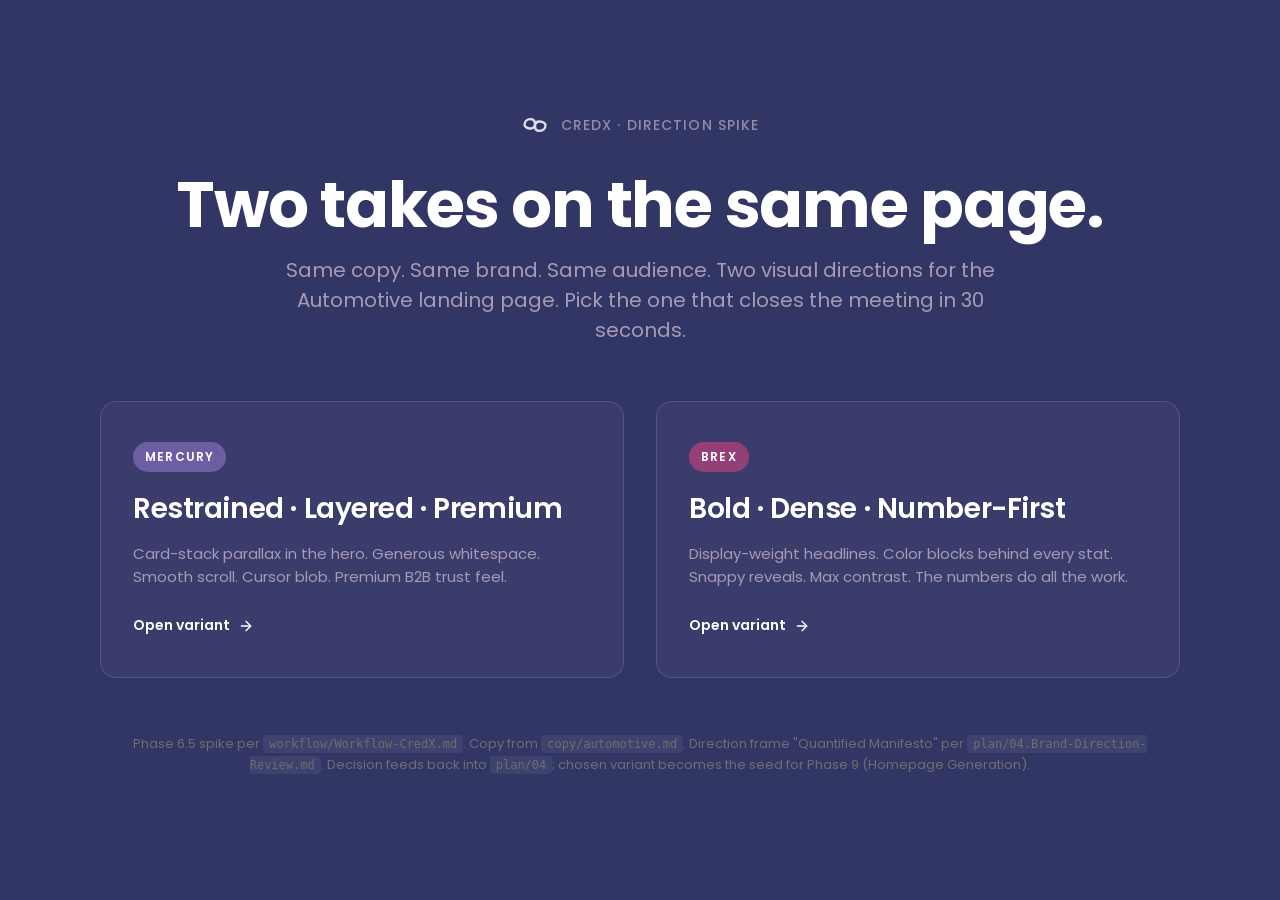
<file: spike/index.html>
<!doctype html>
<html lang="en">
<head>
<meta charset="utf-8">
<meta name="viewport" content="width=device-width,initial-scale=1">
<title>CredX — Spike Hub</title>
<meta name="description" content="Internal spike hub for the CredX landing-page visual direction decision.">
<link rel="icon" href="../assets/logo/credx-mark.svg" type="image/svg+xml">
<link rel="preconnect" href="https://fonts.googleapis.com">
<link rel="preconnect" href="https://fonts.gstatic.com" crossorigin>
<link href="https://fonts.googleapis.com/css2?family=Poppins:wght@400;500;600;700&display=swap" rel="stylesheet">
<style>
  :root {
    --dark-blue: #323665;
    --dark-purple: #6D5EA4;
    --pink: #943F78;
    --light-purple: #A79AB4;
    --dark-grey: #706D6E;
    --white: #ffffff;
  }
  *,*::before,*::after { box-sizing: border-box; }
  html,body { margin: 0; padding: 0; }
  body {
    font-family: 'Poppins', system-ui, sans-serif;
    background: var(--dark-blue);
    color: var(--white);
    min-height: 100vh;
    display: grid;
    place-items: center;
    padding: 48px 24px;
  }
  .hub {
    width: 100%;
    max-width: 1080px;
    text-align: center;
  }
  .brand {
    display: inline-flex;
    align-items: center;
    gap: 12px;
    margin-bottom: 32px;
    opacity: 0.85;
  }
  .brand-mark {
    width: 28px;
    height: 28px;
  }
  .brand-label {
    font-size: 14px;
    font-weight: 500;
    letter-spacing: 0.08em;
    text-transform: uppercase;
    color: var(--light-purple);
  }
  h1 {
    font-size: clamp(36px, 6vw, 64px);
    font-weight: 700;
    line-height: 1.05;
    letter-spacing: -0.02em;
    margin: 0 0 16px;
  }
  .lede {
    font-size: clamp(16px, 2vw, 20px);
    font-weight: 400;
    line-height: 1.5;
    color: var(--light-purple);
    max-width: 720px;
    margin: 0 auto 56px;
  }
  .cards {
    display: grid;
    grid-template-columns: 1fr;
    gap: 24px;
  }
  @media (min-width: 720px) {
    .cards { grid-template-columns: 1fr 1fr; gap: 32px; }
  }
  .card {
    display: block;
    text-decoration: none;
    color: inherit;
    background: rgba(255,255,255,0.04);
    border: 1px solid rgba(255,255,255,0.12);
    border-radius: 16px;
    padding: 40px 32px;
    text-align: left;
    transition: transform 200ms ease, border-color 200ms ease, background 200ms ease;
  }
  .card:hover {
    transform: translateY(-4px);
    border-color: rgba(255,255,255,0.32);
    background: rgba(255,255,255,0.07);
  }
  .card-tag {
    display: inline-block;
    font-size: 12px;
    font-weight: 600;
    letter-spacing: 0.1em;
    text-transform: uppercase;
    padding: 6px 12px;
    border-radius: 999px;
    margin-bottom: 16px;
  }
  .card-mercury .card-tag {
    background: var(--dark-purple);
    color: var(--white);
  }
  .card-brex .card-tag {
    background: var(--pink);
    color: var(--white);
  }
  .card h2 {
    font-size: 28px;
    font-weight: 600;
    letter-spacing: -0.015em;
    margin: 0 0 12px;
  }
  .card p {
    font-size: 15px;
    font-weight: 400;
    line-height: 1.55;
    color: var(--light-purple);
    margin: 0 0 24px;
  }
  .card-cta {
    display: inline-flex;
    align-items: center;
    gap: 8px;
    font-size: 14px;
    font-weight: 600;
    color: var(--white);
  }
  .card-cta svg { width: 16px; height: 16px; }
  .meta {
    margin-top: 56px;
    font-size: 13px;
    color: var(--dark-grey);
    line-height: 1.6;
  }
  .meta code {
    background: rgba(255,255,255,0.06);
    padding: 2px 6px;
    border-radius: 4px;
    font-size: 12px;
  }
</style>
</head>
<body>
<main class="hub">
  <div class="brand">
    <svg class="brand-mark" viewBox="0 0 24 24" fill="none" stroke="currentColor" stroke-width="2" xmlns="http://www.w3.org/2000/svg">
      <path d="M3 12c0-3 2-5 5-5s4 2 4 4-1 4-4 4-5-2-5-3z M21 12c0 3-2 5-5 5s-4-2-4-4 1-4 4-4 5 2 5 3z"/>
    </svg>
    <span class="brand-label">CredX · Direction Spike</span>
  </div>
  <h1>Two takes on the same page.</h1>
  <p class="lede">Same copy. Same brand. Same audience. Two visual directions for the Automotive landing page. Pick the one that closes the meeting in 30 seconds.</p>

  <div class="cards">
    <a class="card card-mercury" href="automotive-mercury.html">
      <span class="card-tag">Mercury</span>
      <h2>Restrained · Layered · Premium</h2>
      <p>Card-stack parallax in the hero. Generous whitespace. Smooth scroll. Cursor blob. Premium B2B trust feel.</p>
      <span class="card-cta">
        Open variant
        <svg viewBox="0 0 24 24" fill="none" stroke="currentColor" stroke-width="2" stroke-linecap="round" stroke-linejoin="round"><path d="M5 12h14"/><path d="m12 5 7 7-7 7"/></svg>
      </span>
    </a>

    <a class="card card-brex" href="automotive-brex.html">
      <span class="card-tag">Brex</span>
      <h2>Bold · Dense · Number-First</h2>
      <p>Display-weight headlines. Color blocks behind every stat. Snappy reveals. Max contrast. The numbers do all the work.</p>
      <span class="card-cta">
        Open variant
        <svg viewBox="0 0 24 24" fill="none" stroke="currentColor" stroke-width="2" stroke-linecap="round" stroke-linejoin="round"><path d="M5 12h14"/><path d="m12 5 7 7-7 7"/></svg>
      </span>
    </a>
  </div>

  <p class="meta">
    Phase 6.5 spike per <code>workflow/Workflow-CredX.md</code>. Copy from <code>copy/automotive.md</code>. Direction frame "Quantified Manifesto" per <code>plan/04.Brand-Direction-Review.md</code>. Decision feeds back into <code>plan/04</code>; chosen variant becomes the seed for Phase 9 (Homepage Generation).
  </p>
</main>
</body>
</html>
</file>
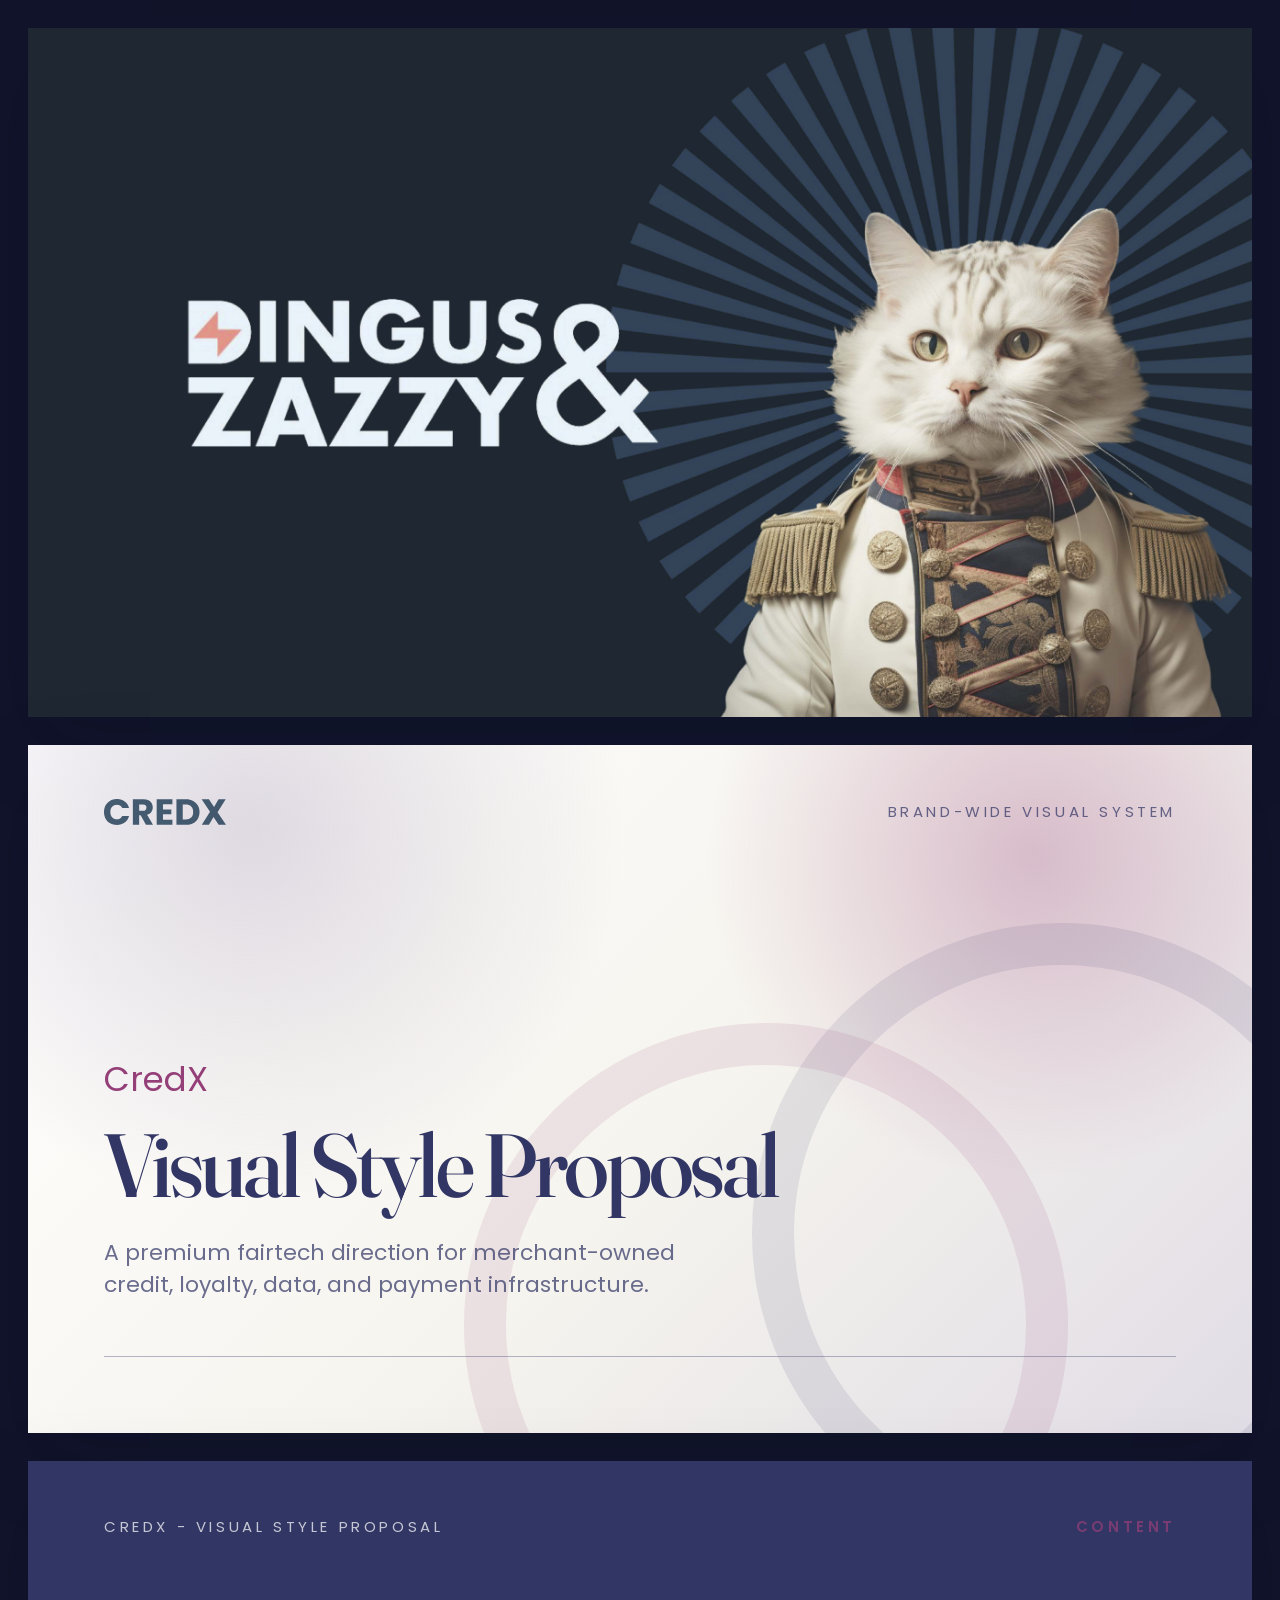
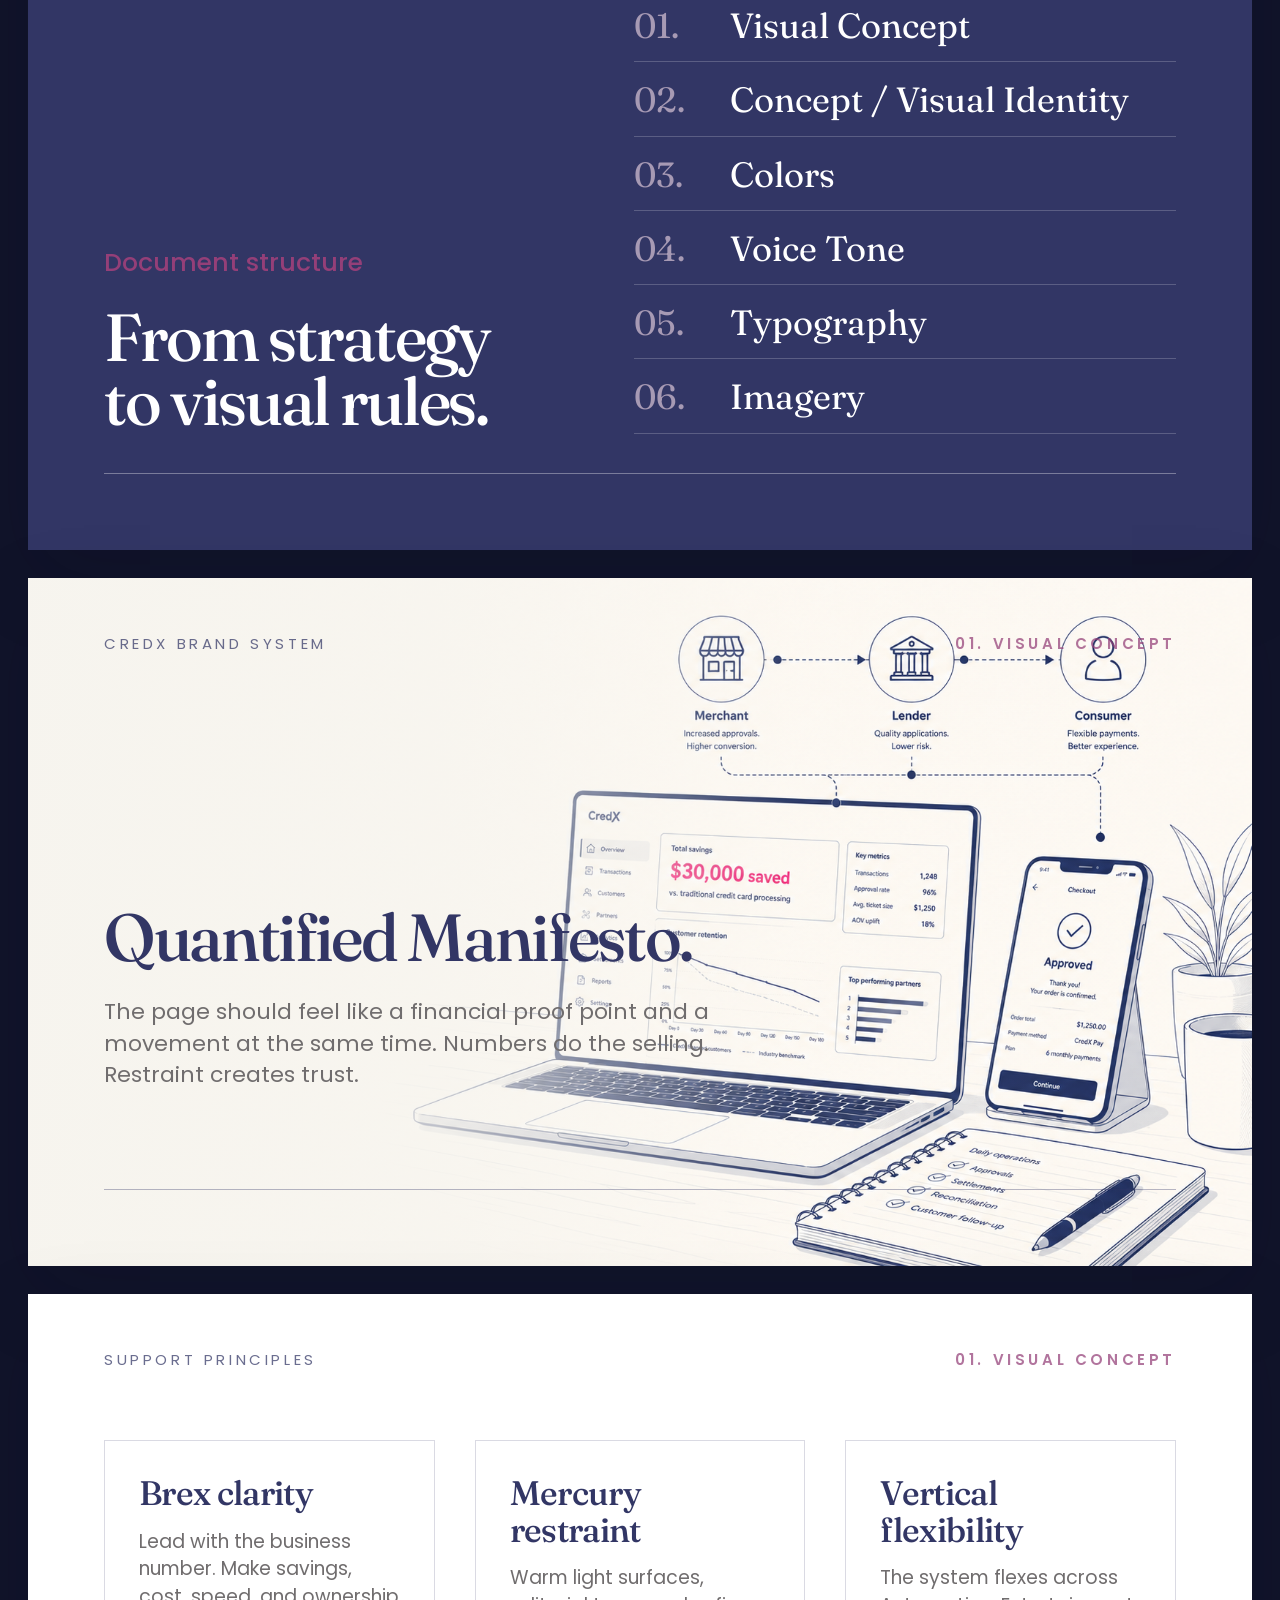
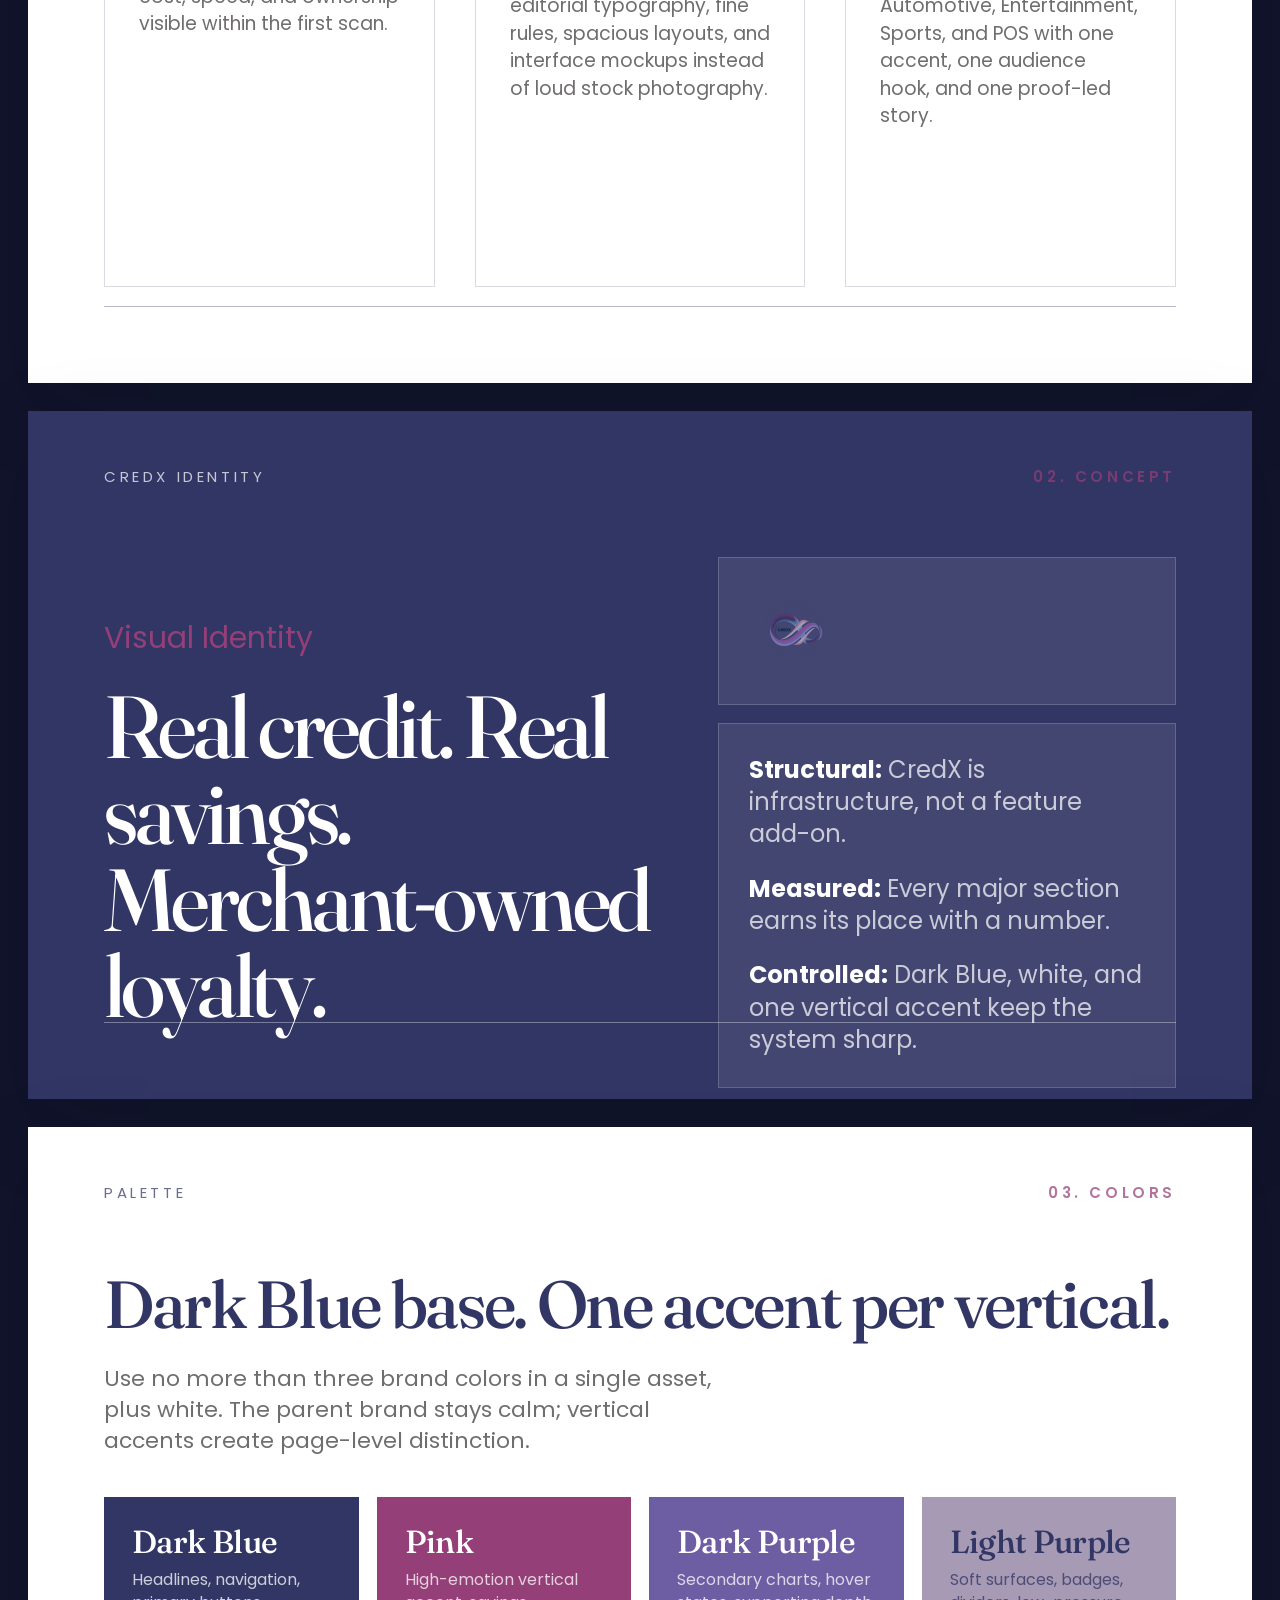
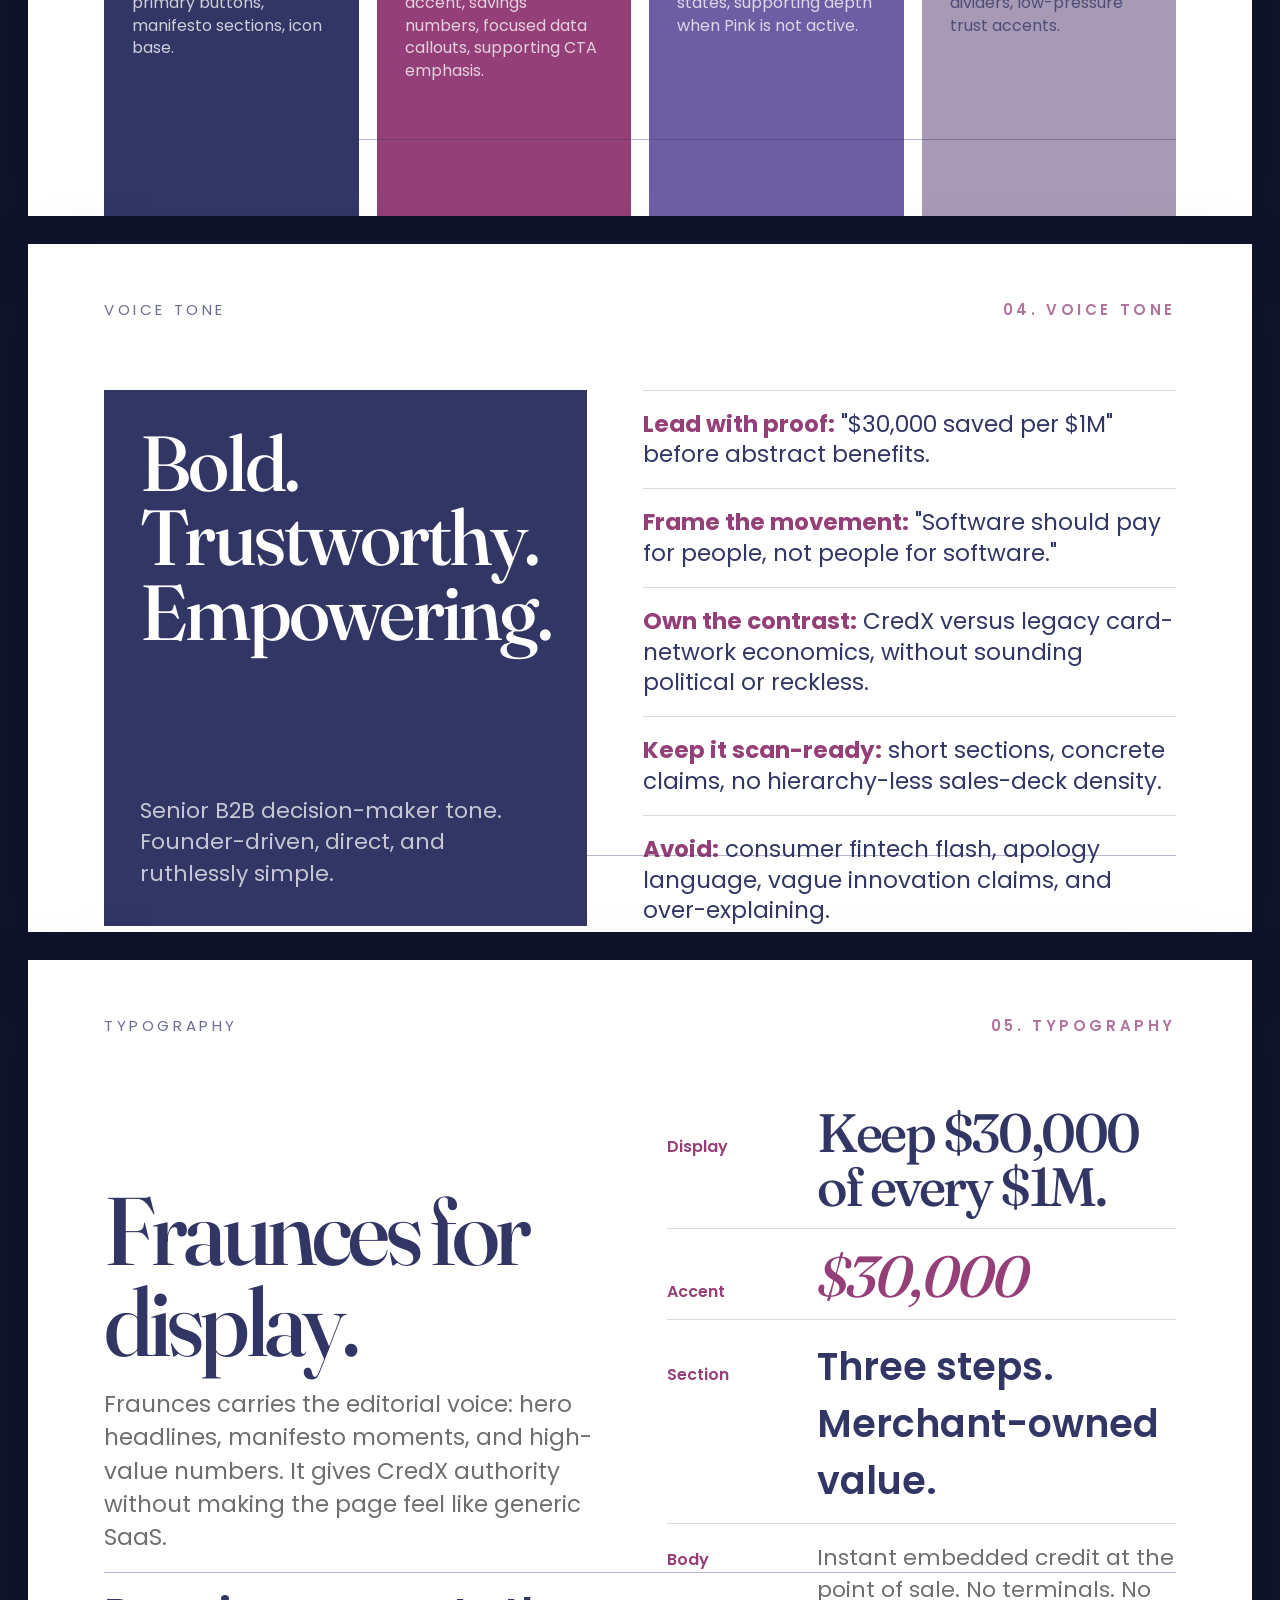
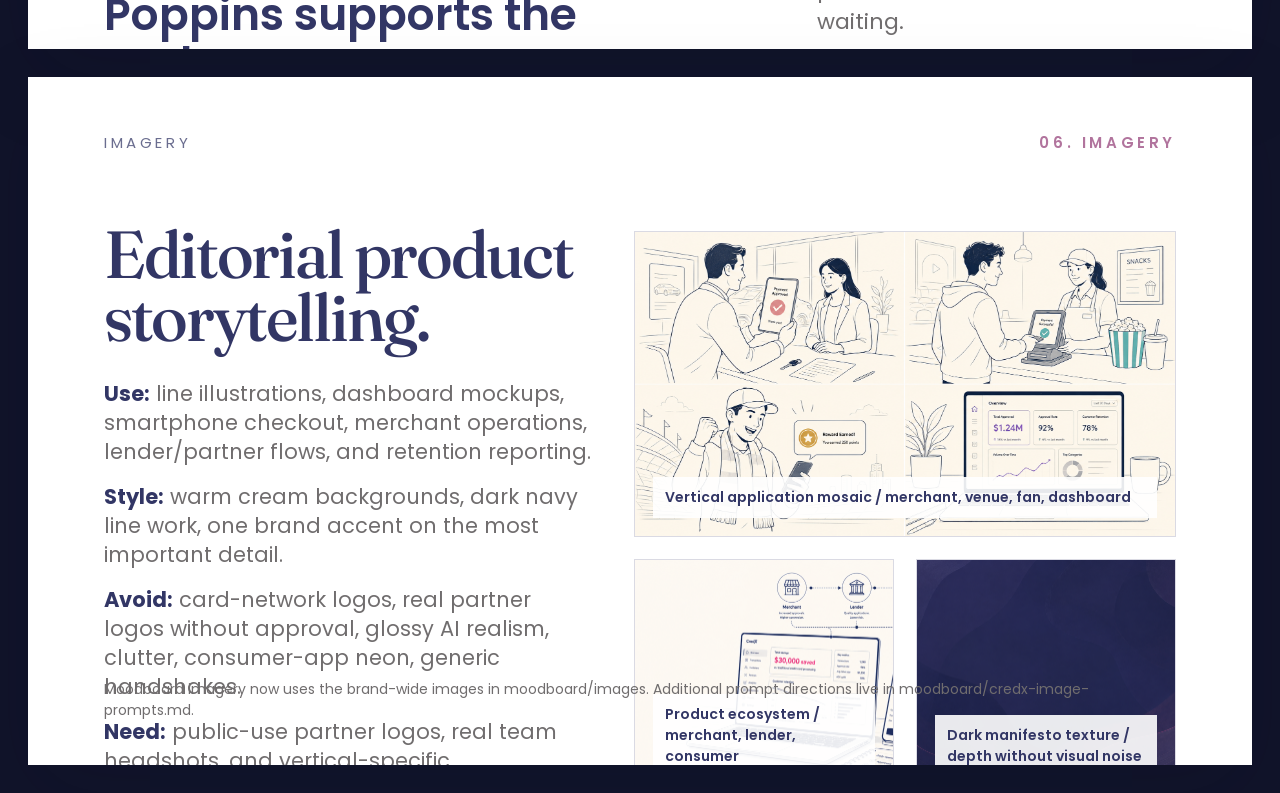
<file: moodboard/credx-visual-style-proposal.html>
<!doctype html>
<html lang="en">
<head>
<meta charset="utf-8">
<meta name="viewport" content="width=device-width, initial-scale=1">
<title>CredX - Visual Style Proposal</title>
<link rel="preconnect" href="https://fonts.googleapis.com">
<link rel="preconnect" href="https://fonts.gstatic.com" crossorigin>
<link href="https://fonts.googleapis.com/css2?family=Poppins:wght@400;500;600;700&family=Fraunces:wght@400;500;600&display=swap" rel="stylesheet">
<style>
  :root {
    --serif: 'Fraunces', Georgia, serif;
    --sans: 'Poppins', system-ui, -apple-system, sans-serif;
    --dark-blue: #323665;
    --dark-purple: #6d5ea4;
    --pink: #943f78;
    --light-purple: #a79ab4;
    --cream: #f6f4ee;
    --white: #ffffff;
    --black: #000000;
    --grey: #706d6e;
    --line: rgba(50, 54, 101, 0.18);
    --shadow: 0 28px 80px rgba(10, 14, 39, 0.16);
  }

  * { box-sizing: border-box; }
  html { background: #11142a; }
  body {
    margin: 0;
    font-family: var(--sans);
    color: var(--dark-blue);
    background: #11142a;
  }

  .deck {
    display: grid;
    gap: 28px;
    padding: 28px;
  }

  .slide {
    width: min(100%, 1600px);
    aspect-ratio: 16 / 9;
    margin: 0 auto;
    position: relative;
    overflow: hidden;
    background: var(--cream);
    box-shadow: var(--shadow);
  }

  .slide.dark { background: var(--dark-blue); color: var(--white); }
  .slide.white { background: var(--white); }
  .slide.has-bg::before {
    content: "";
    position: absolute;
    inset: 0;
    background-image: var(--bg-image);
    background-size: cover;
    background-position: center;
    opacity: 0.78;
  }
  .slide.has-bg::after {
    content: "";
    position: absolute;
    inset: 0;
    background: linear-gradient(90deg, rgba(50, 54, 101, 0.88), rgba(50, 54, 101, 0.52));
  }
  .slide.has-bg > * {
    z-index: 2;
  }
  .slide.image-full::before {
    content: "";
    position: absolute;
    inset: 0;
    background-image: var(--bg-image);
    background-size: cover;
    background-position: center;
  }
  .slide.image-full::after {
    content: "";
    position: absolute;
    inset: 0;
    background: linear-gradient(90deg, rgba(246, 244, 238, 0.94) 0%, rgba(246, 244, 238, 0.74) 34%, rgba(246, 244, 238, 0.08) 62%, rgba(246, 244, 238, 0) 100%);
  }
  .slide.image-full > * {
    z-index: 2;
  }
  .slide.image-full .hero-title {
    bottom: 176px;
    max-width: 640px;
  }
  .slide.cover img {
    width: 100%;
    height: 100%;
    object-fit: cover;
    display: block;
  }

  .topline {
    position: absolute;
    left: 76px;
    right: 76px;
    top: 54px;
    display: flex;
    align-items: center;
    justify-content: space-between;
    gap: 24px;
    z-index: 3;
    font-size: 15px;
    letter-spacing: 0.24em;
    text-transform: uppercase;
    color: currentColor;
    opacity: 0.72;
  }

  .topline img {
    height: 26px;
    width: auto;
    display: block;
  }

  .page-num {
    color: var(--pink);
    font-weight: 600;
  }

  .rule {
    position: absolute;
    left: 76px;
    right: 76px;
    bottom: 76px;
    height: 1px;
    background: currentColor;
    opacity: 0.35;
  }

  .hero-title {
    position: absolute;
    left: 76px;
    right: 76px;
    bottom: 132px;
    z-index: 2;
  }

  h1, h2, h3, p { margin: 0; }
  h1 {
    max-width: 980px;
    font-family: var(--serif);
    font-size: clamp(74px, 7vw, 124px);
    line-height: 0.94;
    letter-spacing: -0.04em;
    font-weight: 500;
  }

  h2 {
    font-family: var(--serif);
    font-size: clamp(58px, 5.2vw, 92px);
    line-height: 0.96;
    letter-spacing: -0.035em;
    font-weight: 500;
  }

  h3 {
    font-family: var(--serif);
    font-size: 34px;
    line-height: 1.08;
    letter-spacing: -0.02em;
    font-weight: 500;
  }

  .serif {
    font-family: var(--serif);
    font-weight: 500;
    letter-spacing: -0.045em;
  }

  .italic { font-style: italic; }
  .accent { color: var(--pink); }
  .purple { color: var(--dark-purple); }
  .muted { color: var(--grey); }

  .intro-bg {
    position: absolute;
    inset: 0;
    background:
      radial-gradient(circle at 82% 16%, rgba(148, 63, 120, 0.30), transparent 28%),
      radial-gradient(circle at 18% 12%, rgba(167, 154, 180, 0.35), transparent 32%),
      linear-gradient(135deg, #ffffff 0%, #f6f4ee 54%, rgba(167, 154, 180, 0.34) 100%);
  }

  .loop-mark {
    position: absolute;
    right: -120px;
    bottom: -110px;
    width: 620px;
    height: 620px;
    border: 42px solid rgba(50, 54, 101, 0.10);
    border-radius: 50%;
  }

  .loop-mark::after {
    content: "";
    position: absolute;
    left: -330px;
    top: 58px;
    width: 520px;
    height: 520px;
    border: 42px solid rgba(148, 63, 120, 0.11);
    border-radius: 50%;
  }

  .small-meta {
    margin-top: 30px;
    max-width: 620px;
    color: rgba(50, 54, 101, 0.72);
    font-size: 22px;
    line-height: 1.45;
  }

  .content-list {
    position: absolute;
    left: 76px;
    right: 76px;
    bottom: 116px;
    display: grid;
    grid-template-columns: 0.9fr 1.1fr;
    gap: 86px;
    align-items: end;
  }

  .content-list .kicker {
    font-size: 25px;
    color: var(--pink);
    font-weight: 500;
    margin-bottom: 24px;
  }

  .toc {
    display: grid;
    gap: 18px;
    font-family: var(--serif);
    font-size: 35px;
    line-height: 1.15;
  }

  .toc-row {
    display: grid;
    grid-template-columns: 74px 1fr;
    gap: 22px;
    border-bottom: 1px solid rgba(255, 255, 255, 0.2);
    padding-bottom: 15px;
  }

  .toc-row span:first-child { color: var(--light-purple); }

  .slide-body {
    position: absolute;
    left: 76px;
    right: 76px;
    top: 146px;
    bottom: 96px;
    display: grid;
    gap: 40px;
  }

  .two-col {
    grid-template-columns: 0.95fr 1.05fr;
    align-items: center;
  }

  .three-col {
    grid-template-columns: repeat(3, 1fr);
    align-items: stretch;
  }

  .section-note {
    max-width: 620px;
    margin-top: 26px;
    font-size: 22px;
    line-height: 1.42;
    color: rgba(255, 255, 255, 0.72);
  }

  .white .section-note,
  .section-note.dark-text {
    color: var(--grey);
  }

  .concept-card {
    border: 1px solid var(--line);
    background: rgba(255, 255, 255, 0.66);
    padding: 34px;
    min-height: 250px;
  }

  .concept-card.dark-card {
    background: rgba(255, 255, 255, 0.06);
    border-color: rgba(255, 255, 255, 0.16);
  }

  .concept-card p {
    margin-top: 16px;
    font-size: 19px;
    line-height: 1.45;
    color: rgba(255, 255, 255, 0.72);
  }

  .white .concept-card p,
  .concept-card.light p { color: var(--grey); }

  .dash-mock {
    background: #fff;
    border: 1px solid rgba(50, 54, 101, 0.16);
    padding: 28px;
    box-shadow: 0 24px 60px rgba(50, 54, 101, 0.12);
  }

  .dash-head {
    display: flex;
    justify-content: space-between;
    align-items: center;
    font-size: 14px;
    color: var(--grey);
    border-bottom: 1px solid rgba(50, 54, 101, 0.12);
    padding-bottom: 18px;
  }

  .dash-big {
    font-family: var(--serif);
    font-size: 82px;
    line-height: 1;
    letter-spacing: -0.055em;
    font-weight: 500;
    margin-top: 32px;
    color: var(--dark-blue);
  }

  .dash-chip {
    display: inline-flex;
    margin-top: 12px;
    padding: 8px 12px;
    background: rgba(148, 63, 120, 0.09);
    color: var(--pink);
    font-size: 14px;
    font-weight: 600;
  }

  .dash-bars {
    height: 86px;
    display: grid;
    grid-template-columns: 1fr 1fr 1fr 1fr 1fr 1fr;
    gap: 8px;
    align-items: end;
    margin-top: 34px;
  }

  .dash-bars span {
    background: rgba(50, 54, 101, 0.18);
    display: block;
  }

  .dash-bars span:nth-child(2n) { background: rgba(109, 94, 164, 0.28); }
  .dash-bars span:last-child { background: var(--pink); }

  .manifesto-line {
    font-family: var(--serif);
    font-size: 88px;
    line-height: 0.98;
    letter-spacing: -0.04em;
    max-width: 1180px;
    font-weight: 500;
  }

  .identity-grid {
    display: grid;
    grid-template-columns: 1.1fr 0.9fr;
    gap: 54px;
    align-items: center;
  }

  .identity-points {
    display: grid;
    gap: 22px;
    font-size: 24px;
    line-height: 1.35;
    color: rgba(255, 255, 255, 0.72);
  }

  .identity-points strong { color: #fff; }

  .brand-stack {
    display: grid;
    gap: 18px;
  }

  .brand-block {
    background: rgba(255, 255, 255, 0.08);
    border: 1px solid rgba(255, 255, 255, 0.18);
    padding: 30px;
  }

  .brand-block img {
    max-width: 320px;
    max-height: 86px;
    display: block;
  }

  .swatches {
    display: grid;
    grid-template-columns: repeat(4, 1fr);
    gap: 18px;
    align-items: stretch;
  }

  .swatch {
    min-height: 430px;
    padding: 28px;
    display: flex;
    flex-direction: column;
    justify-content: space-between;
    color: #fff;
  }

  .swatch.light { color: var(--dark-blue); }
  .swatch h3 { font-size: 32px; }
  .swatch p {
    margin-top: 10px;
    font-size: 16px;
    line-height: 1.42;
    opacity: 0.76;
  }
  .hex {
    font-size: 18px;
    letter-spacing: 0.06em;
    text-transform: uppercase;
    opacity: 0.85;
  }

  .voice-grid {
    display: grid;
    grid-template-columns: 0.9fr 1.1fr;
    gap: 56px;
    align-items: stretch;
  }

  .voice-big {
    display: flex;
    flex-direction: column;
    justify-content: space-between;
    padding: 36px;
    background: var(--dark-blue);
    color: #fff;
  }

  .voice-big h2 {
    font-size: 78px;
    font-weight: 500;
    max-width: 620px;
  }

  .voice-list {
    display: grid;
    gap: 18px;
  }

  .voice-item {
    border-top: 1px solid var(--line);
    padding-top: 18px;
    font-size: 23px;
    line-height: 1.34;
  }

  .voice-item strong { color: var(--pink); }

  .type-stage {
    display: grid;
    grid-template-columns: 1fr 1fr;
    gap: 54px;
    align-items: end;
  }

  .type-sample h2 {
    font-size: 96px;
    line-height: 0.94;
    color: var(--dark-blue);
  }

  .type-sample p {
    margin-top: 22px;
    font-size: 23px;
    line-height: 1.45;
    color: var(--grey);
  }

  .type-scale {
    display: grid;
    gap: 18px;
  }

  .type-row {
    display: grid;
    grid-template-columns: 130px 1fr;
    gap: 20px;
    align-items: baseline;
    padding-bottom: 14px;
    border-bottom: 1px solid var(--line);
  }

  .type-row span:first-child {
    color: var(--pink);
    font-weight: 600;
  }

  .type-row span:last-child { color: var(--grey); }

  .image-grid {
    display: grid;
    grid-template-columns: 1fr 1fr;
    gap: 22px;
  }

  .feature-image {
    background: #fff;
    border: 1px solid rgba(50, 54, 101, 0.16);
    box-shadow: 0 24px 60px rgba(50, 54, 101, 0.12);
    overflow: hidden;
  }

  .feature-image img {
    width: 100%;
    height: 100%;
    min-height: 480px;
    object-fit: cover;
    display: block;
  }

  .image-card {
    position: relative;
    min-height: 235px;
    overflow: hidden;
    background: #fff;
    border: 1px solid var(--line);
  }

  .image-card img {
    width: 100%;
    height: 100%;
    min-height: 235px;
    object-fit: cover;
    display: block;
  }

  .image-card .label {
    position: absolute;
    left: 18px;
    bottom: 18px;
    right: 18px;
    padding: 10px 12px;
    background: rgba(255, 255, 255, 0.90);
    color: var(--dark-blue);
    font-size: 14px;
    font-weight: 600;
  }

  .imagery-rules {
    display: grid;
    gap: 16px;
    font-size: 21px;
    line-height: 1.38;
    color: var(--grey);
  }

  .imagery-rules strong { color: var(--dark-blue); }

  .placeholder {
    border: 1px dashed rgba(50, 54, 101, 0.34);
    background:
      linear-gradient(135deg, rgba(148, 63, 120, 0.10), rgba(167, 154, 180, 0.16)),
      #fff;
    display: grid;
    place-items: center;
    padding: 30px;
    text-align: center;
    color: var(--grey);
    min-height: 235px;
  }

  .prompt-note {
    position: absolute;
    left: 76px;
    right: 76px;
    bottom: 44px;
    font-size: 14px;
    color: var(--grey);
  }

  @media print {
    html, body { background: #fff; }
    .deck { padding: 0; gap: 0; }
    .slide {
      width: 100vw;
      height: 100vh;
      aspect-ratio: auto;
      box-shadow: none;
      page-break-after: always;
    }
  }
</style>
</head>
<body>
<main class="deck">

  <section class="slide cover" aria-label="Dingus cover">
    <img src="pages/Lotus%20Sanctum%20-%20Moodboard_2026-04-16_Page_01.jpg" alt="Dingus moodboard cover reference">
  </section>

  <section class="slide white" aria-label="CredX cover">
    <div class="intro-bg"></div>
    <div class="loop-mark" aria-hidden="true"></div>
    <div class="topline">
      <img src="../assets/logo/Credx-name.svg" alt="CredX">
      <span>Brand-wide visual system</span>
    </div>
    <div class="hero-title">
      <p class="accent" style="font-size:34px;margin-bottom:18px;">CredX</p>
      <h1>Visual Style Proposal</h1>
      <p class="small-meta">A premium fairtech direction for merchant-owned credit, loyalty, data, and payment infrastructure.</p>
    </div>
    <div class="rule"></div>
  </section>

  <section class="slide dark" aria-label="Content">
    <div class="topline">
      <span>CredX - Visual Style Proposal</span>
      <span class="page-num">Content</span>
    </div>
    <div class="content-list">
      <div>
        <p class="kicker">Document structure</p>
        <h2>From strategy to visual rules.</h2>
      </div>
      <div class="toc">
        <div class="toc-row"><span>01.</span><span>Visual Concept</span></div>
        <div class="toc-row"><span>02.</span><span>Concept / Visual Identity</span></div>
        <div class="toc-row"><span>03.</span><span>Colors</span></div>
        <div class="toc-row"><span>04.</span><span>Voice Tone</span></div>
        <div class="toc-row"><span>05.</span><span>Typography</span></div>
        <div class="toc-row"><span>06.</span><span>Imagery</span></div>
      </div>
    </div>
    <div class="rule"></div>
  </section>

  <section class="slide white image-full" style="--bg-image:url('images/d8e2fbd7-358a-47ee-b3df-738f2d4aa150.png')" aria-label="Visual Concept">
    <div class="topline">
      <span>CredX Brand System</span>
      <span class="page-num">01. Visual Concept</span>
    </div>
    <div class="hero-title">
      <h2>Quantified Manifesto.</h2>
      <p class="section-note dark-text">The page should feel like a financial proof point and a movement at the same time. Numbers do the selling. Restraint creates trust.</p>
    </div>
    <div class="rule"></div>
  </section>

  <section class="slide white" aria-label="Visual Concept Support">
    <div class="topline">
      <span>Support Principles</span>
      <span class="page-num">01. Visual Concept</span>
    </div>
    <div class="slide-body three-col">
      <article class="concept-card light">
        <h3>Brex clarity</h3>
        <p>Lead with the business number. Make savings, cost, speed, and ownership visible within the first scan.</p>
      </article>
      <article class="concept-card light">
        <h3>Mercury restraint</h3>
        <p>Warm light surfaces, editorial typography, fine rules, spacious layouts, and interface mockups instead of loud stock photography.</p>
      </article>
      <article class="concept-card light">
        <h3>Vertical flexibility</h3>
        <p>The system flexes across Automotive, Entertainment, Sports, and POS with one accent, one audience hook, and one proof-led story.</p>
      </article>
    </div>
    <div class="rule"></div>
  </section>

  <section class="slide dark" aria-label="Concept Identity">
    <div class="topline">
      <span>CredX Identity</span>
      <span class="page-num">02. Concept</span>
    </div>
    <div class="slide-body identity-grid">
      <div>
        <p class="accent" style="font-size:30px;margin-bottom:22px;">Visual Identity</p>
        <div class="manifesto-line">Real credit. Real savings. Merchant-owned loyalty.</div>
      </div>
      <div class="brand-stack">
        <div class="brand-block">
          <img src="../assets/logo/CredX.svg" alt="CredX logo">
        </div>
        <div class="brand-block">
          <div class="identity-points">
            <p><strong>Structural:</strong> CredX is infrastructure, not a feature add-on.</p>
            <p><strong>Measured:</strong> Every major section earns its place with a number.</p>
            <p><strong>Controlled:</strong> Dark Blue, white, and one vertical accent keep the system sharp.</p>
          </div>
        </div>
      </div>
    </div>
    <div class="rule"></div>
  </section>

  <section class="slide white" aria-label="Colors">
    <div class="topline">
      <span>Palette</span>
      <span class="page-num">03. Colors</span>
    </div>
    <div class="slide-body">
      <div>
        <h2>Dark Blue base. One accent per vertical.</h2>
        <p class="section-note dark-text">Use no more than three brand colors in a single asset, plus white. The parent brand stays calm; vertical accents create page-level distinction.</p>
      </div>
      <div class="swatches">
        <div class="swatch" style="background:#323665">
          <div><h3>Dark Blue</h3><p>Headlines, navigation, primary buttons, manifesto sections, icon base.</p></div>
          <span class="hex">#323665</span>
        </div>
        <div class="swatch" style="background:#943f78">
          <div><h3>Pink</h3><p>High-emotion vertical accent, savings numbers, focused data callouts, supporting CTA emphasis.</p></div>
          <span class="hex">#943F78</span>
        </div>
        <div class="swatch" style="background:#6d5ea4">
          <div><h3>Dark Purple</h3><p>Secondary charts, hover states, supporting depth when Pink is not active.</p></div>
          <span class="hex">#6D5EA4</span>
        </div>
        <div class="swatch light" style="background:#a79ab4">
          <div><h3>Light Purple</h3><p>Soft surfaces, badges, dividers, low-pressure trust accents.</p></div>
          <span class="hex">#A79AB4</span>
        </div>
      </div>
    </div>
    <div class="rule"></div>
  </section>

  <section class="slide white" aria-label="Voice Tone">
    <div class="topline">
      <span>Voice Tone</span>
      <span class="page-num">04. Voice Tone</span>
    </div>
    <div class="slide-body voice-grid">
      <div class="voice-big">
        <h2>Bold. Trustworthy. Empowering.</h2>
        <p style="font-size:22px;line-height:1.45;color:rgba(255,255,255,.72);">Senior B2B decision-maker tone. Founder-driven, direct, and ruthlessly simple.</p>
      </div>
      <div class="voice-list">
        <div class="voice-item"><strong>Lead with proof:</strong> "$30,000 saved per $1M" before abstract benefits.</div>
        <div class="voice-item"><strong>Frame the movement:</strong> "Software should pay for people, not people for software."</div>
        <div class="voice-item"><strong>Own the contrast:</strong> CredX versus legacy card-network economics, without sounding political or reckless.</div>
        <div class="voice-item"><strong>Keep it scan-ready:</strong> short sections, concrete claims, no hierarchy-less sales-deck density.</div>
        <div class="voice-item"><strong>Avoid:</strong> consumer fintech flash, apology language, vague innovation claims, and over-explaining.</div>
      </div>
    </div>
    <div class="rule"></div>
  </section>

  <section class="slide white" aria-label="Typography">
    <div class="topline">
      <span>Typography</span>
      <span class="page-num">05. Typography</span>
    </div>
    <div class="slide-body type-stage">
      <div class="type-sample">
        <h2 class="serif">Fraunces for display.</h2>
        <p>Fraunces carries the editorial voice: hero headlines, manifesto moments, and high-value numbers. It gives CredX authority without making the page feel like generic SaaS.</p>
        <p style="font-size:44px;line-height:1.08;margin-top:36px;font-weight:600;color:#323665;">Poppins supports the system.</p>
        <p>Poppins handles navigation, body copy, buttons, tables, labels, dashboard UI, forms, and dense product information.</p>
      </div>
      <div class="type-scale">
        <div class="type-row"><span>Display</span><span class="serif" style="font-size:54px;font-weight:500;color:#323665;line-height:1;">Keep $30,000 of every $1M.</span></div>
        <div class="type-row"><span>Accent</span><span class="serif italic" style="font-size:58px;font-weight:500;color:#943f78;line-height:1;">$30,000</span></div>
        <div class="type-row"><span>Section</span><span style="font-size:38px;font-weight:600;color:#323665;">Three steps. Merchant-owned value.</span></div>
        <div class="type-row"><span>Body</span><span style="font-size:22px;line-height:1.45;">Instant embedded credit at the point of sale. No terminals. No waiting.</span></div>
        <div class="type-row"><span>UI</span><span style="font-size:16px;font-weight:600;color:#943f78;text-transform:uppercase;letter-spacing:.08em;">Saved with CredX</span></div>
        <div class="type-row"><span>Data UI</span><span style="font-size:64px;font-weight:700;color:#323665;line-height:1;">85%</span></div>
      </div>
    </div>
    <div class="rule"></div>
  </section>

  <section class="slide white" aria-label="Imagery">
    <div class="topline">
      <span>Imagery</span>
      <span class="page-num">06. Imagery</span>
    </div>
    <div class="slide-body two-col">
      <div>
        <h2>Editorial product storytelling.</h2>
        <div class="imagery-rules" style="margin-top:30px;">
          <p><strong>Use:</strong> line illustrations, dashboard mockups, smartphone checkout, merchant operations, lender/partner flows, and retention reporting.</p>
          <p><strong>Style:</strong> warm cream backgrounds, dark navy line work, one brand accent on the most important detail.</p>
          <p><strong>Avoid:</strong> card-network logos, real partner logos without approval, glossy AI realism, clutter, consumer-app neon, generic handshakes.</p>
          <p><strong>Need:</strong> public-use partner logos, real team headshots, and vertical-specific photography can replace placeholders later.</p>
        </div>
      </div>
      <div class="image-grid">
        <div class="image-card" style="grid-column:1 / 3;">
          <img src="images/3b93daa4-4cf7-4a7a-a260-620a33ea5e7b.png" alt="CredX vertical application illustration mosaic">
          <div class="label">Vertical application mosaic / merchant, venue, fan, dashboard</div>
        </div>
        <div class="image-card">
          <img src="images/d8e2fbd7-358a-47ee-b3df-738f2d4aa150.png" alt="CredX ecosystem dashboard concept">
          <div class="label">Product ecosystem / merchant, lender, consumer</div>
        </div>
        <div class="image-card">
          <img src="images/adf8d718-e802-4ce4-b7a3-beaf4e9cef74.png" alt="CredX abstract dark brand texture">
          <div class="label">Dark manifesto texture / depth without visual noise</div>
        </div>
      </div>
    </div>
    <div class="prompt-note">Moodboard imagery now uses the brand-wide images in moodboard/images. Additional prompt directions live in moodboard/credx-image-prompts.md.</div>
  </section>

</main>
</body>
</html>
</file>
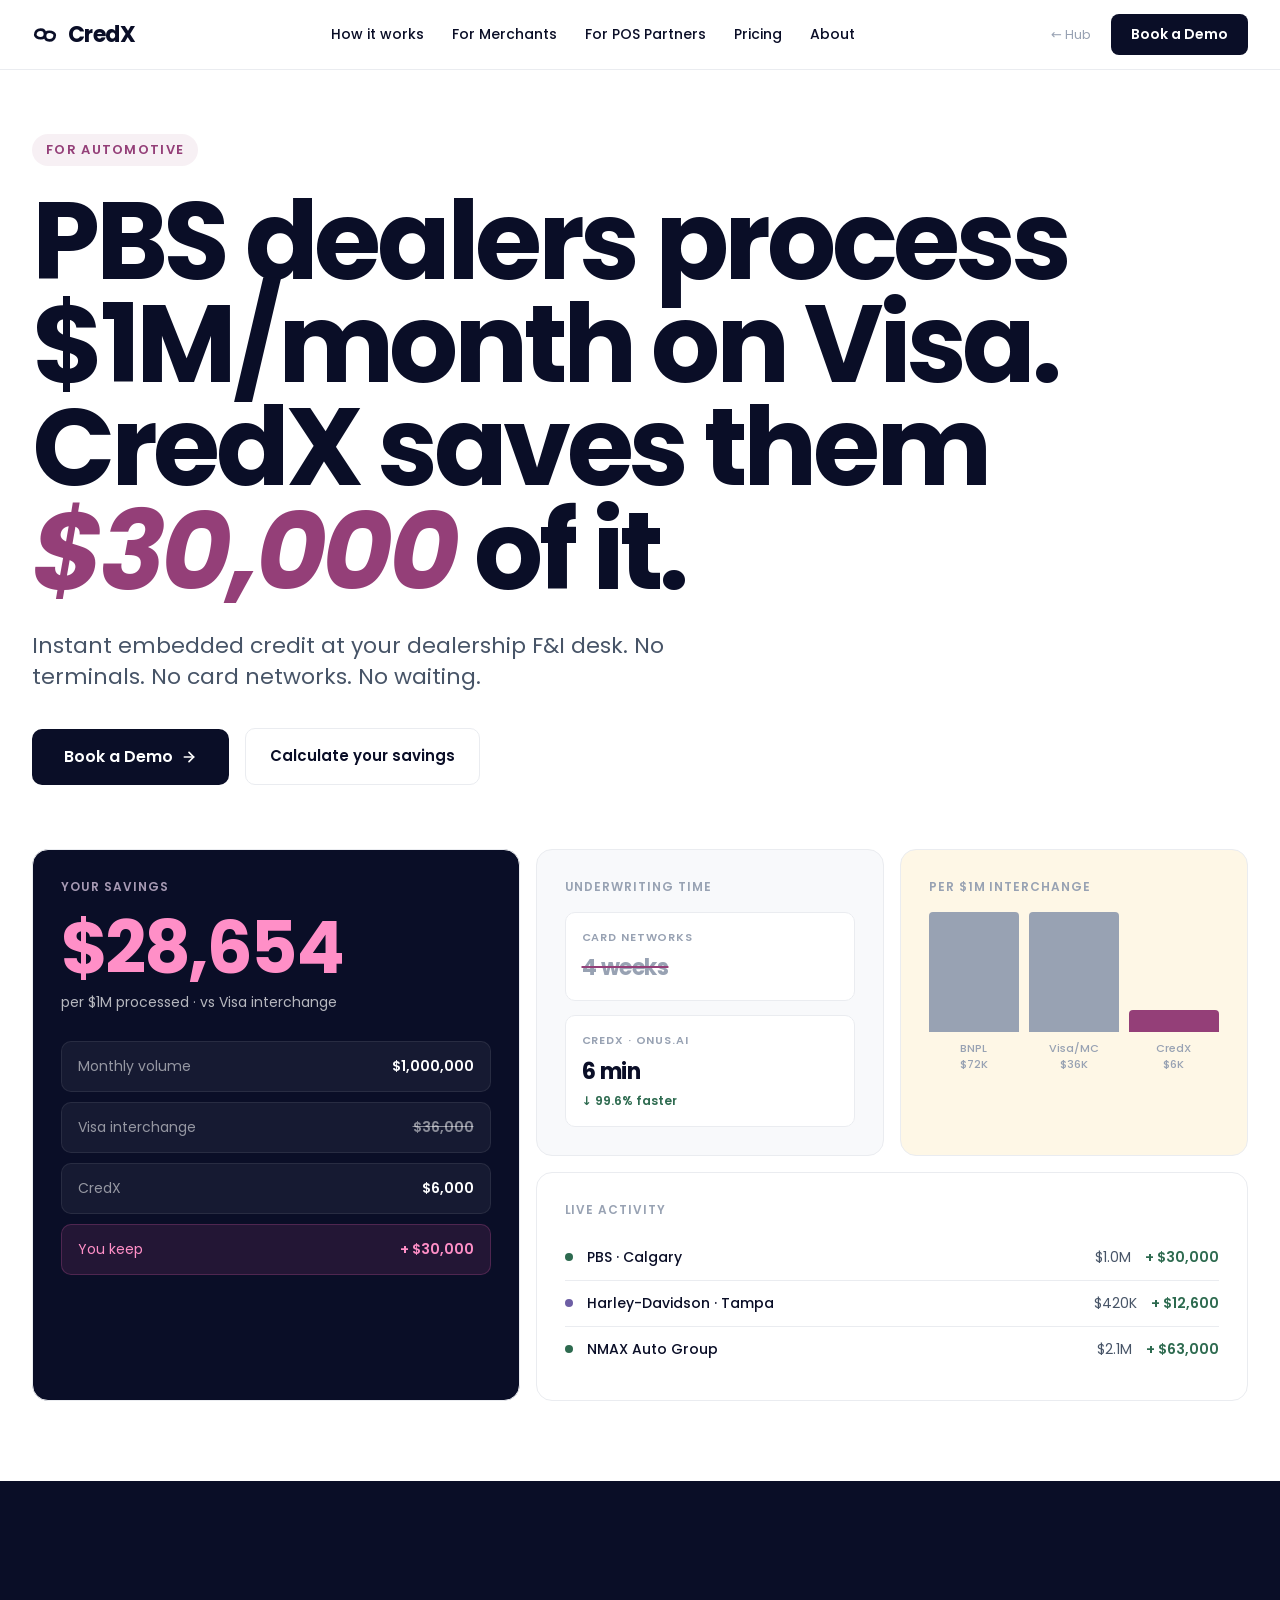
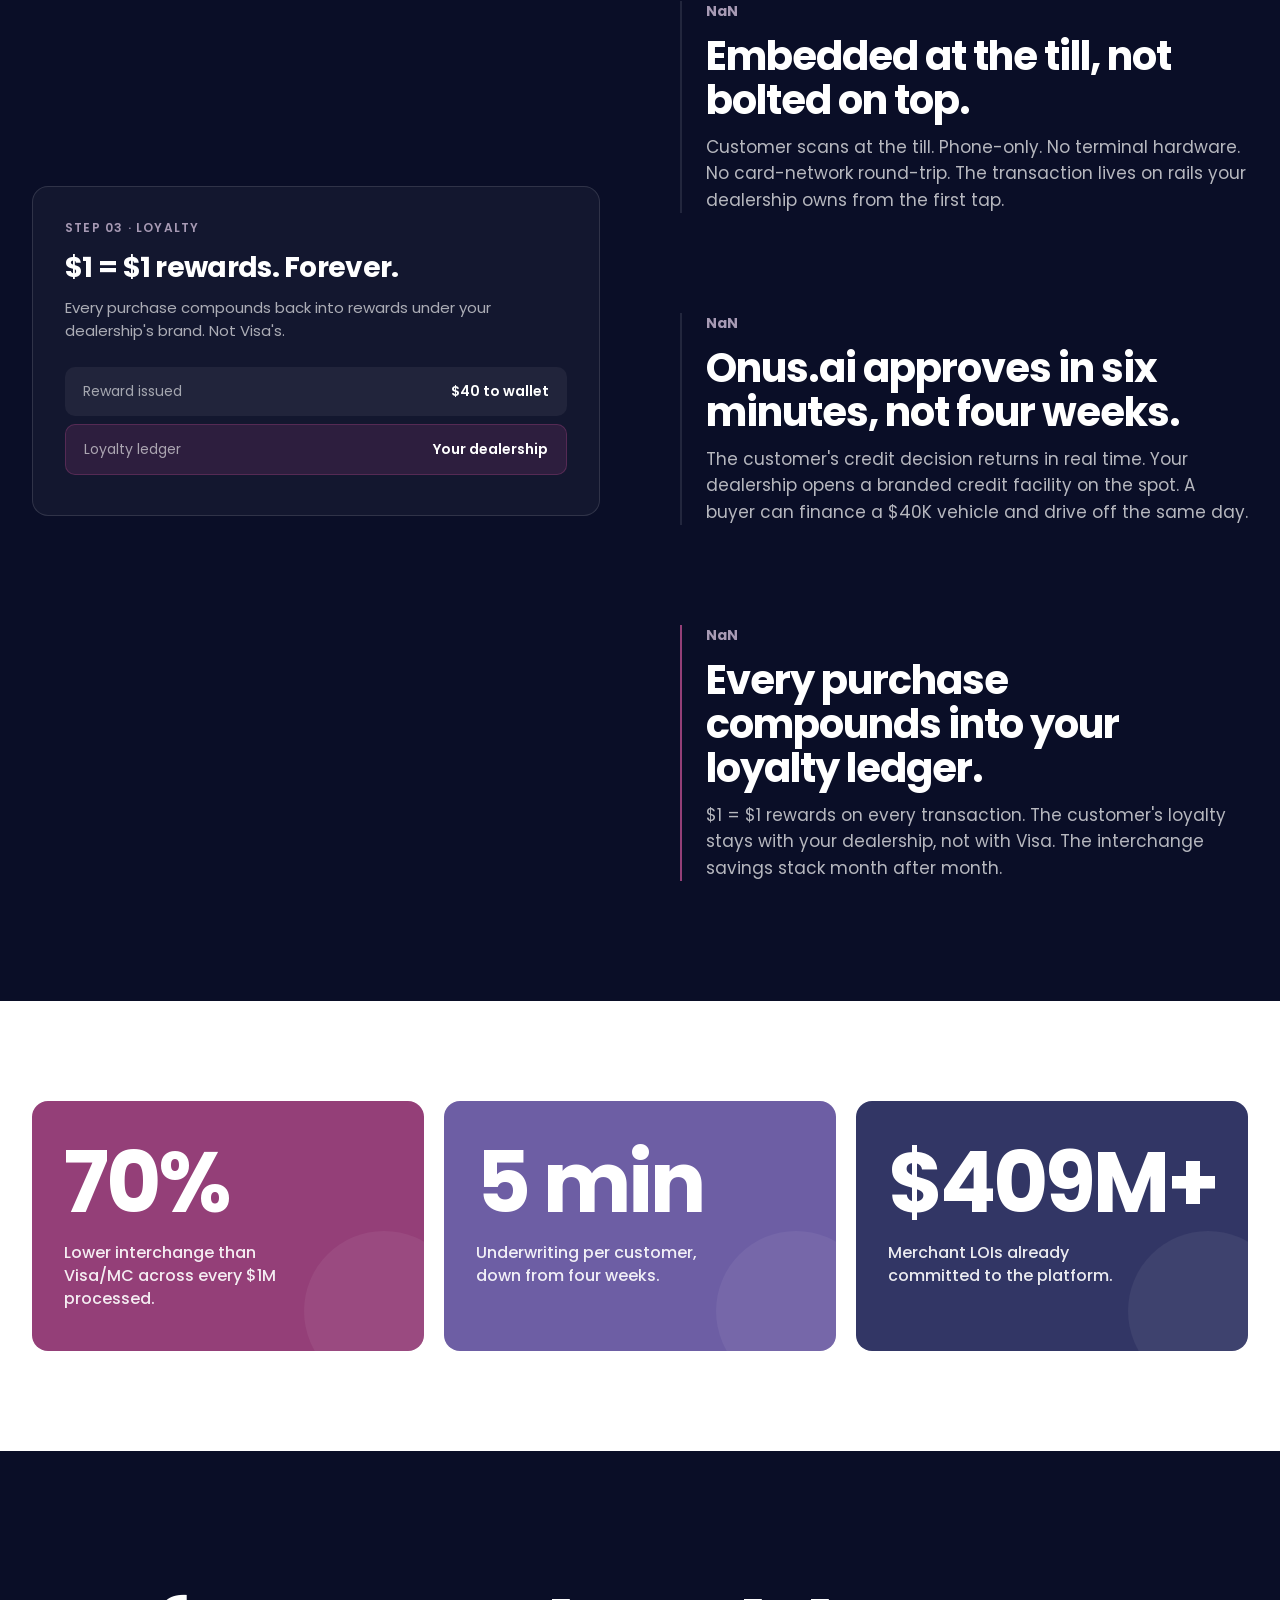
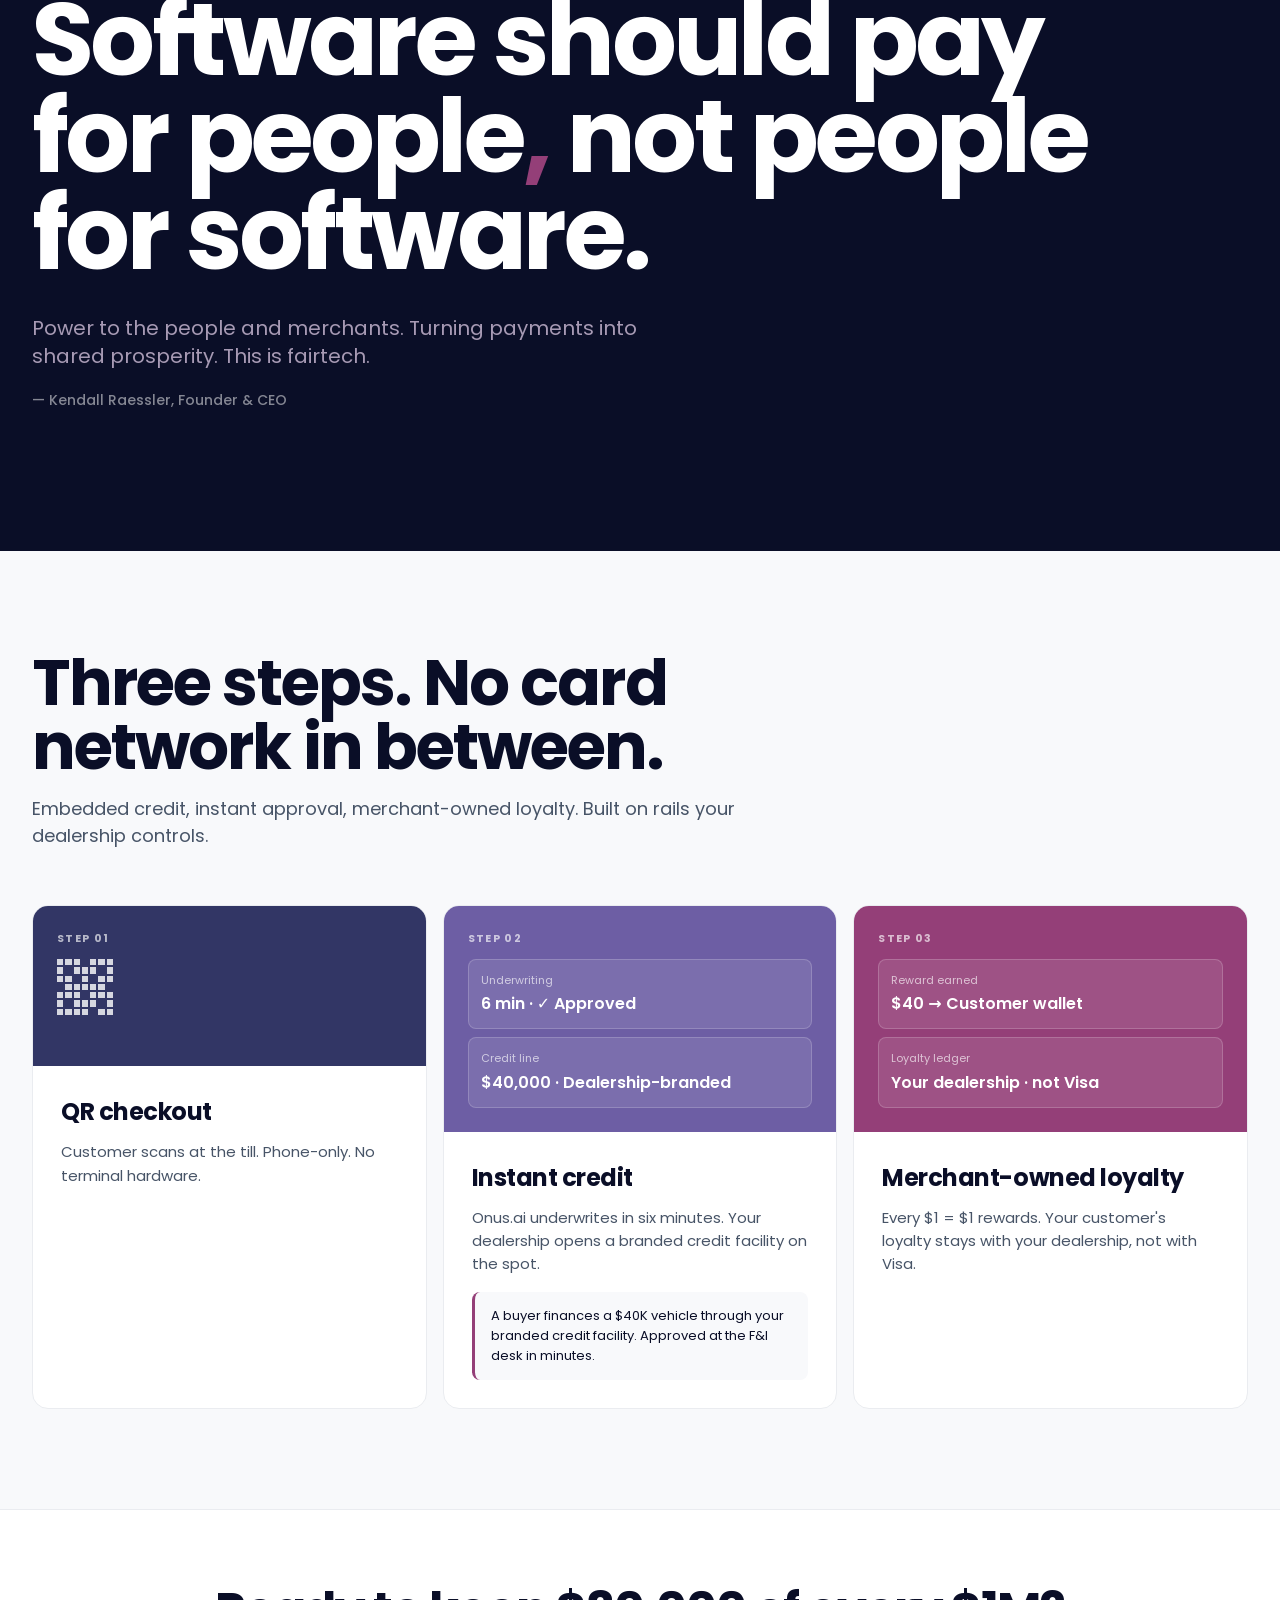
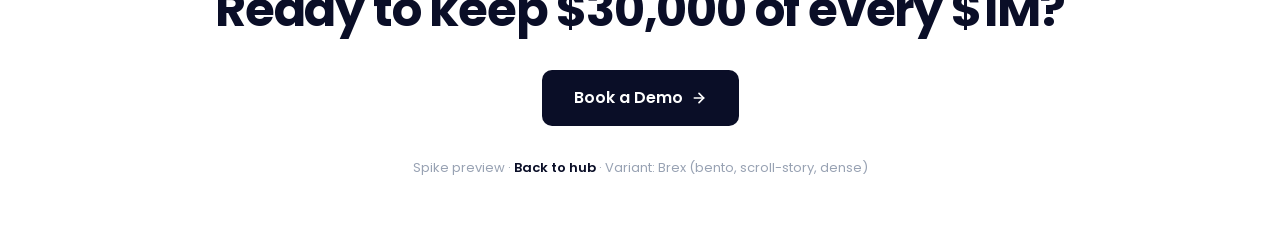
<file: spike/automotive-brex.html>
<!doctype html>
<html lang="en">
<head>
<meta charset="utf-8">
<meta name="viewport" content="width=device-width,initial-scale=1">
<title>CredX for Automotive — Brex Variant</title>
<link rel="icon" href="../assets/logo/credx-mark.svg" type="image/svg+xml">
<link rel="preconnect" href="https://fonts.googleapis.com">
<link rel="preconnect" href="https://fonts.gstatic.com" crossorigin>
<link href="https://fonts.googleapis.com/css2?family=Poppins:wght@400;500;600;700&display=swap" rel="stylesheet">
<style>
  :root {
    --bg: #ffffff;
    --ink: #0a0e27;
    --ink-soft: #475467;
    --ink-faint: #98a2b3;
    --line: #eaecf0;
    --dark-blue: #323665;
    --pink: #943f78;
    --purple: #6d5ea4;
    --light-purple: #a79ab4;
    --soft-bg: #f8f9fb;
    --cream: #fef7e6;
    --green: #2d6a4f;
  }

  *,*::before,*::after { box-sizing: border-box; }
  body {
    margin: 0;
    font-family: 'Poppins', system-ui, sans-serif;
    color: var(--ink);
    background: var(--bg);
    -webkit-font-smoothing: antialiased;
    line-height: 1.5;
  }

  /* === Nav === */
  .nav {
    position: sticky; top: 0; z-index: 100;
    background: var(--bg);
    border-bottom: 1px solid var(--line);
  }
  .nav-inner {
    max-width: 1280px;
    margin: 0 auto;
    display: flex;
    align-items: center;
    justify-content: space-between;
    padding: 14px 32px;
  }
  .nav-brand {
    display: flex;
    align-items: center;
    gap: 10px;
    color: var(--ink);
    text-decoration: none;
    font-weight: 700;
    font-size: 22px;
    letter-spacing: -0.025em;
  }
  .nav-brand svg { width: 26px; height: 26px; }
  .nav-links {
    display: none;
    gap: 28px;
    font-size: 14px;
    font-weight: 500;
    color: var(--ink);
  }
  @media (min-width: 960px) { .nav-links { display: flex; } }
  .nav-links a { color: inherit; text-decoration: none; }
  .nav-cta {
    display: inline-flex;
    align-items: center;
    gap: 6px;
    background: var(--ink);
    color: var(--bg);
    padding: 10px 20px;
    border-radius: 8px;
    text-decoration: none;
    font-weight: 600;
    font-size: 14px;
  }
  .nav-back {
    color: var(--ink-faint);
    text-decoration: none;
    font-size: 13px;
    margin-right: 20px;
    display: none;
  }
  @media (min-width: 720px) { .nav-back { display: inline; } }

  /* === Hero === */
  .hero {
    padding: 64px 32px 80px;
    background: var(--bg);
  }
  .hero-inner { max-width: 1280px; margin: 0 auto; }
  .hero-eyebrow {
    display: inline-block;
    font-size: 13px;
    font-weight: 600;
    letter-spacing: 0.1em;
    text-transform: uppercase;
    color: var(--pink);
    margin-bottom: 24px;
    padding: 6px 14px;
    background: rgba(148, 63, 120, 0.08);
    border-radius: 999px;
  }
  h1.hero-headline {
    font-size: clamp(48px, 8.5vw, 112px);
    font-weight: 700;
    line-height: 0.95;
    letter-spacing: -0.04em;
    color: var(--ink);
    margin: 0 0 28px;
    max-width: 1100px;
  }
  h1 .accent-num {
    color: var(--pink);
    font-style: italic;
  }
  .hero-sub {
    font-size: clamp(18px, 1.8vw, 22px);
    line-height: 1.4;
    color: var(--ink-soft);
    max-width: 680px;
    margin: 0 0 36px;
  }
  .cta-row {
    display: flex;
    gap: 16px;
    align-items: center;
    flex-wrap: wrap;
    margin-bottom: 64px;
  }
  .btn-primary {
    display: inline-flex;
    align-items: center;
    gap: 8px;
    background: var(--ink);
    color: var(--bg);
    padding: 16px 32px;
    border-radius: 10px;
    text-decoration: none;
    font-weight: 600;
    font-size: 16px;
    transition: transform 120ms ease, background 160ms ease;
  }
  .btn-primary:hover { transform: translateY(-1px); background: var(--dark-blue); }
  .btn-ghost {
    display: inline-flex;
    align-items: center;
    gap: 8px;
    color: var(--ink);
    text-decoration: none;
    font-weight: 600;
    font-size: 15px;
    padding: 16px 24px;
    border-radius: 10px;
    border: 1.5px solid var(--line);
    transition: border-color 160ms ease;
  }
  .btn-ghost:hover { border-color: var(--ink); }

  /* === Bento grid === */
  .bento {
    display: grid;
    grid-template-columns: 1fr;
    gap: 16px;
  }
  @media (min-width: 760px) {
    .bento {
      grid-template-columns: 1.4fr 1fr 1fr;
      grid-template-rows: auto auto;
      gap: 16px;
    }
    .bento-1 { grid-column: 1 / 2; grid-row: 1 / 3; }
    .bento-2 { grid-column: 2 / 3; grid-row: 1 / 2; }
    .bento-3 { grid-column: 3 / 4; grid-row: 1 / 2; }
    .bento-4 { grid-column: 2 / 4; grid-row: 2 / 3; }
  }
  .bento-card {
    background: var(--soft-bg);
    border-radius: 16px;
    padding: 28px;
    position: relative;
    overflow: hidden;
    border: 1px solid var(--line);
  }
  .bento-card .label {
    font-size: 12px;
    font-weight: 600;
    letter-spacing: 0.08em;
    text-transform: uppercase;
    color: var(--ink-faint);
    margin-bottom: 16px;
  }

  /* Card 1: savings calculator */
  .bento-1 { background: var(--ink); color: var(--bg); }
  .bento-1 .label { color: var(--light-purple); }
  .bento-1 .big {
    font-size: clamp(48px, 6vw, 72px);
    font-weight: 700;
    letter-spacing: -0.035em;
    line-height: 1;
    margin-bottom: 8px;
  }
  .bento-1 .big .ac { color: #ff8fc7; }
  .bento-1 .sub { font-size: 14px; color: rgba(255,255,255,0.7); margin-bottom: 28px; }
  .calc-row {
    display: flex;
    align-items: center;
    justify-content: space-between;
    padding: 14px 16px;
    background: rgba(255,255,255,0.05);
    border-radius: 10px;
    border: 1px solid rgba(255,255,255,0.08);
    font-size: 14px;
    margin-bottom: 10px;
  }
  .calc-row .lbl { color: rgba(255,255,255,0.55); }
  .calc-row .val { font-weight: 600; }
  .calc-row.out { background: rgba(148,63,120,0.18); border-color: rgba(148,63,120,0.4); }
  .calc-row.out .val { color: #ff8fc7; }

  /* Card 2: timeline */
  .bento-2 .compare {
    display: flex;
    flex-direction: column;
    gap: 14px;
  }
  .compare-row {
    background: var(--bg);
    border-radius: 10px;
    padding: 16px;
    border: 1px solid var(--line);
  }
  .compare-row .label {
    font-size: 11px;
    margin-bottom: 6px;
  }
  .compare-row .time {
    font-size: 22px;
    font-weight: 700;
    letter-spacing: -0.02em;
  }
  .compare-row.old .time { color: var(--ink-faint); text-decoration: line-through; text-decoration-color: var(--pink); text-decoration-thickness: 2px; }
  .compare-row.new .time { color: var(--ink); }
  .compare-row .delta { font-size: 12px; color: var(--green); font-weight: 600; margin-top: 4px; }

  /* Card 3: comparison */
  .bento-3 { background: var(--cream); }
  .bento-3 .chart {
    display: flex;
    align-items: flex-end;
    gap: 10px;
    height: 120px;
    margin-top: 8px;
  }
  .bar {
    flex: 1;
    background: var(--ink);
    border-radius: 4px 4px 0 0;
    position: relative;
    transform-origin: bottom;
    transform: scaleY(0);
    transition: transform 800ms cubic-bezier(0.2, 0.8, 0.2, 1);
  }
  .bar.shown { transform: scaleY(1); }
  .bar:nth-child(1) { height: 100%; background: var(--ink-faint); }
  .bar:nth-child(2) { height: 100%; background: var(--ink-faint); }
  .bar:nth-child(3) { height: 18%; background: var(--pink); }
  .bar-labels {
    display: flex;
    gap: 10px;
    margin-top: 8px;
    font-size: 11px;
    color: var(--ink-faint);
    font-weight: 500;
  }
  .bar-labels span { flex: 1; text-align: center; }
  .bento-3 .figure { font-size: 14px; color: var(--ink-soft); margin-top: 8px; line-height: 1.4; }
  .bento-3 .figure strong { color: var(--ink); font-weight: 600; }

  /* Card 4: live activity */
  .bento-4 { background: var(--bg); border-color: var(--line); }
  .activity {
    display: flex;
    flex-direction: column;
    gap: 0;
  }
  .activity-row {
    display: grid;
    grid-template-columns: auto 1fr auto auto;
    gap: 14px;
    padding: 12px 0;
    align-items: center;
    border-bottom: 1px solid var(--line);
    font-size: 14px;
  }
  .activity-row:last-child { border-bottom: none; }
  .activity-row .pulse {
    width: 8px; height: 8px;
    background: var(--green);
    border-radius: 50%;
    box-shadow: 0 0 0 0 rgba(45,106,79,0.5);
    animation: pulse 1.6s infinite;
  }
  @keyframes pulse {
    0% { box-shadow: 0 0 0 0 rgba(45,106,79,0.5); }
    70% { box-shadow: 0 0 0 8px rgba(45,106,79,0); }
    100% { box-shadow: 0 0 0 0 rgba(45,106,79,0); }
  }
  .activity-row .name { font-weight: 500; }
  .activity-row .amount { color: var(--ink-soft); font-variant-numeric: tabular-nums; }
  .activity-row .saved { color: var(--green); font-weight: 600; font-variant-numeric: tabular-nums; }

  /* === Sticky story === */
  .story {
    background: var(--ink);
    color: var(--bg);
    padding: 120px 32px;
    position: relative;
  }
  .story-inner {
    max-width: 1280px;
    margin: 0 auto;
    display: grid;
    grid-template-columns: 1fr;
    gap: 48px;
  }
  @media (min-width: 980px) {
    .story-inner { grid-template-columns: 1fr 1fr; gap: 80px; }
  }
  .story-sticky-wrap {
    position: relative;
  }
  @media (min-width: 980px) {
    .story-sticky-wrap {
      position: sticky;
      top: 100px;
      align-self: start;
      height: calc(100vh - 200px);
      display: flex;
      align-items: center;
    }
  }
  .story-mockup {
    background: rgba(255,255,255,0.04);
    border: 1px solid rgba(255,255,255,0.12);
    border-radius: 16px;
    padding: 32px;
    width: 100%;
    transition: opacity 400ms ease, transform 400ms ease;
  }
  .story-mockup .step-label {
    font-size: 12px;
    font-weight: 600;
    letter-spacing: 0.1em;
    text-transform: uppercase;
    color: var(--light-purple);
    margin-bottom: 16px;
  }
  .story-mockup h4 {
    font-size: 28px;
    font-weight: 700;
    letter-spacing: -0.025em;
    margin: 0 0 12px;
    line-height: 1.1;
  }
  .story-mockup p {
    font-size: 15px;
    color: rgba(255,255,255,0.65);
    line-height: 1.55;
    margin: 0 0 24px;
  }
  .story-mockup .ui-row {
    background: rgba(255,255,255,0.06);
    padding: 14px 18px;
    border-radius: 10px;
    font-size: 14px;
    margin-bottom: 8px;
    display: flex;
    justify-content: space-between;
    align-items: center;
  }
  .story-mockup .ui-row.hl { background: rgba(148,63,120,0.2); border: 1px solid rgba(148,63,120,0.4); }
  .story-mockup .ui-row .l { color: rgba(255,255,255,0.6); }
  .story-mockup .ui-row .v { font-weight: 600; }
  .story-beats {
    display: flex;
    flex-direction: column;
    gap: 100px;
  }
  .beat {
    padding-left: 24px;
    border-left: 2px solid rgba(255,255,255,0.1);
    transition: border-color 300ms ease;
  }
  .beat.on { border-left-color: var(--pink); }
  .beat .num {
    font-size: 14px;
    font-weight: 700;
    color: var(--light-purple);
    margin-bottom: 12px;
  }
  .beat h3 {
    font-size: clamp(28px, 3.5vw, 40px);
    font-weight: 700;
    letter-spacing: -0.025em;
    margin: 0 0 12px;
    line-height: 1.1;
  }
  .beat p {
    font-size: 17px;
    color: rgba(255,255,255,0.7);
    line-height: 1.55;
    margin: 0;
  }

  /* === Stats === */
  .stats {
    padding: 100px 32px;
    background: var(--bg);
  }
  .stats-inner {
    max-width: 1280px;
    margin: 0 auto;
    display: grid;
    grid-template-columns: 1fr;
    gap: 16px;
  }
  @media (min-width: 760px) {
    .stats-inner { grid-template-columns: repeat(3, 1fr); gap: 20px; }
  }
  .stat {
    padding: 40px 32px;
    border-radius: 16px;
    color: var(--bg);
    position: relative;
    overflow: hidden;
  }
  .stat-1 { background: var(--pink); }
  .stat-2 { background: var(--purple); }
  .stat-3 { background: var(--dark-blue); }
  .stat::after {
    content: '';
    position: absolute;
    right: -40px; bottom: -40px;
    width: 160px; height: 160px;
    background: rgba(255,255,255,0.06);
    border-radius: 50%;
  }
  .stat-num {
    font-size: clamp(56px, 7vw, 84px);
    font-weight: 700;
    letter-spacing: -0.035em;
    line-height: 1;
    margin-bottom: 16px;
    position: relative;
    z-index: 1;
  }
  .stat-cap {
    font-size: 16px;
    font-weight: 500;
    line-height: 1.45;
    opacity: 0.9;
    position: relative;
    z-index: 1;
    max-width: 240px;
  }

  /* === Movement === */
  .movement {
    background: var(--ink);
    color: var(--bg);
    padding: 140px 32px;
  }
  .movement-inner {
    max-width: 1280px;
    margin: 0 auto;
  }
  .movement h2 {
    font-size: clamp(48px, 8vw, 112px);
    font-weight: 700;
    line-height: 0.95;
    letter-spacing: -0.035em;
    margin: 0 0 32px;
    max-width: 1100px;
  }
  .movement h2 .ac { color: var(--pink); }
  .movement-sub {
    font-size: 20px;
    line-height: 1.4;
    color: var(--light-purple);
    max-width: 680px;
    margin: 0 0 20px;
  }
  .movement-sig {
    font-size: 14px;
    color: rgba(255,255,255,0.5);
    font-weight: 500;
  }

  /* === How it works === */
  .how {
    padding: 100px 32px;
    background: var(--soft-bg);
  }
  .how-inner { max-width: 1280px; margin: 0 auto; }
  .how-header {
    max-width: 720px;
    margin-bottom: 56px;
  }
  .how-header h2 {
    font-size: clamp(36px, 5.5vw, 64px);
    font-weight: 700;
    line-height: 1;
    letter-spacing: -0.03em;
    color: var(--ink);
    margin: 0 0 16px;
  }
  .how-header p {
    font-size: 18px;
    color: var(--ink-soft);
    line-height: 1.5;
    margin: 0;
  }
  .steps {
    display: grid;
    grid-template-columns: 1fr;
    gap: 16px;
  }
  @media (min-width: 880px) {
    .steps { grid-template-columns: repeat(3, 1fr); }
  }
  .step {
    background: var(--bg);
    border-radius: 16px;
    overflow: hidden;
    border: 1px solid var(--line);
    transition: transform 160ms ease;
  }
  .step:hover { transform: translateY(-2px); }
  .step-screen {
    background: var(--ink);
    color: var(--bg);
    padding: 24px;
    min-height: 160px;
    position: relative;
  }
  .step:nth-child(1) .step-screen { background: var(--dark-blue); }
  .step:nth-child(2) .step-screen { background: var(--purple); }
  .step:nth-child(3) .step-screen { background: var(--pink); }
  .step-screen .step-num {
    font-size: 11px;
    font-weight: 700;
    letter-spacing: 0.12em;
    opacity: 0.65;
    margin-bottom: 12px;
  }
  .step-screen .ui {
    background: rgba(255,255,255,0.1);
    border: 1px solid rgba(255,255,255,0.18);
    border-radius: 8px;
    padding: 12px;
    font-size: 13px;
  }
  .step-screen .ui .small { opacity: 0.65; font-size: 11px; margin-bottom: 4px; }
  .step-screen .ui .v { font-weight: 600; font-size: 16px; }
  .step-screen .qr-grid {
    display: grid;
    grid-template-columns: repeat(7, 1fr);
    gap: 2px;
    width: 56px; height: 56px;
    margin: 8px 0;
  }
  .step-screen .qr-grid div {
    background: rgba(255,255,255,0.8);
  }
  .step-screen .qr-grid div.off { background: transparent; }
  .step-body {
    padding: 28px;
  }
  .step h3 {
    font-size: 24px;
    font-weight: 700;
    letter-spacing: -0.02em;
    margin: 0 0 10px;
    color: var(--ink);
  }
  .step p {
    font-size: 15px;
    line-height: 1.55;
    color: var(--ink-soft);
    margin: 0;
  }
  .step-example {
    margin-top: 16px;
    padding: 14px 16px;
    background: var(--soft-bg);
    border-radius: 8px;
    font-size: 13px;
    line-height: 1.55;
    color: var(--ink);
    border-left: 3px solid var(--pink);
  }

  /* === Footer === */
  footer {
    background: var(--bg);
    border-top: 1px solid var(--line);
    padding: 64px 32px;
  }
  .footer-cta {
    max-width: 1280px;
    margin: 0 auto;
    text-align: center;
  }
  .footer-cta h3 {
    font-size: clamp(28px, 4vw, 48px);
    font-weight: 700;
    letter-spacing: -0.025em;
    color: var(--ink);
    margin: 0 0 24px;
  }
  .footer-meta {
    margin-top: 32px;
    font-size: 13px;
    color: var(--ink-faint);
  }
  .footer-meta a { color: var(--ink); text-decoration: none; font-weight: 600; }

  /* Reveals — snappier than Mercury */
  .reveal {
    opacity: 0;
    transform: translateY(12px);
    transition: opacity 380ms cubic-bezier(0.2, 0.7, 0.2, 1), transform 380ms cubic-bezier(0.2, 0.7, 0.2, 1);
  }
  .reveal.on { opacity: 1; transform: none; }
  .reveal-d1 { transition-delay: 60ms; }
  .reveal-d2 { transition-delay: 120ms; }
  .reveal-d3 { transition-delay: 180ms; }
  .reveal-d4 { transition-delay: 240ms; }
  .reveal-d5 { transition-delay: 300ms; }

  @media (prefers-reduced-motion: reduce) {
    .reveal, .reveal.on { opacity: 1; transform: none; transition: none; }
    .activity-row .pulse { animation: none; }
    .bar { transform: none !important; }
  }
</style>
</head>
<body>

<nav class="nav">
  <div class="nav-inner">
    <a class="nav-brand" href="index.html">
      <svg viewBox="0 0 24 24" fill="none" stroke="currentColor" stroke-width="2.5"><path d="M3 12c0-3 2-5 5-5s4 2 4 4-1 4-4 4-5-2-5-3z M21 12c0 3-2 5-5 5s-4-2-4-4 1-4 4-4 5 2 5 3z"/></svg>
      CredX
    </a>
    <div class="nav-links">
      <a href="#">How it works</a>
      <a href="#">For Merchants</a>
      <a href="#">For POS Partners</a>
      <a href="#">Pricing</a>
      <a href="#">About</a>
    </div>
    <div style="display:flex;align-items:center">
      <a class="nav-back" href="index.html">← Hub</a>
      <a class="nav-cta" href="#cta">Book a Demo</a>
    </div>
  </div>
</nav>

<!-- HERO -->
<section class="hero">
  <div class="hero-inner">
    <span class="hero-eyebrow reveal">For Automotive</span>
    <h1 class="hero-headline reveal reveal-d1">PBS dealers process $1M/month on Visa. CredX saves them <span class="accent-num">$30,000</span> of it.</h1>
    <p class="hero-sub reveal reveal-d2">Instant embedded credit at your dealership F&amp;I desk. No terminals. No card networks. No waiting.</p>
    <div class="cta-row reveal reveal-d3">
      <a class="btn-primary" href="#cta">Book a Demo
        <svg width="16" height="16" viewBox="0 0 24 24" fill="none" stroke="currentColor" stroke-width="2.5" stroke-linecap="round" stroke-linejoin="round"><path d="M5 12h14"/><path d="m12 5 7 7-7 7"/></svg>
      </a>
      <a class="btn-ghost" href="#stats">Calculate your savings</a>
    </div>

    <!-- Bento grid -->
    <div class="bento">
      <!-- Card 1: Savings calculator -->
      <div class="bento-card bento-1 reveal reveal-d2">
        <div class="label">Your savings</div>
        <div class="big"><span class="ac">$<span class="num" data-count="30000">0</span></span></div>
        <div class="sub">per $1M processed · vs Visa interchange</div>
        <div class="calc-row">
          <span class="lbl">Monthly volume</span>
          <span class="val">$1,000,000</span>
        </div>
        <div class="calc-row">
          <span class="lbl">Visa interchange</span>
          <span class="val" style="color:rgba(255,255,255,0.5);text-decoration:line-through;">$36,000</span>
        </div>
        <div class="calc-row">
          <span class="lbl">CredX</span>
          <span class="val">$6,000</span>
        </div>
        <div class="calc-row out">
          <span class="lbl" style="color:#ff8fc7;">You keep</span>
          <span class="val">+ $30,000</span>
        </div>
      </div>

      <!-- Card 2: timeline -->
      <div class="bento-card bento-2 reveal reveal-d3">
        <div class="label">Underwriting time</div>
        <div class="compare">
          <div class="compare-row old">
            <div class="label" style="margin-bottom:6px;">Card networks</div>
            <div class="time">4 weeks</div>
          </div>
          <div class="compare-row new">
            <div class="label" style="margin-bottom:6px;">CredX · Onus.ai</div>
            <div class="time">6 min</div>
            <div class="delta">↓ 99.6% faster</div>
          </div>
        </div>
      </div>

      <!-- Card 3: comparison -->
      <div class="bento-card bento-3 reveal reveal-d4">
        <div class="label">Per $1M interchange</div>
        <div class="chart">
          <div class="bar"></div>
          <div class="bar"></div>
          <div class="bar"></div>
        </div>
        <div class="bar-labels">
          <span>BNPL<br>$72K</span>
          <span>Visa/MC<br>$36K</span>
          <span>CredX<br>$6K</span>
        </div>
      </div>

      <!-- Card 4: live activity -->
      <div class="bento-card bento-4 reveal reveal-d5">
        <div class="label">Live activity</div>
        <div class="activity">
          <div class="activity-row">
            <span class="pulse"></span>
            <span class="name">PBS · Calgary</span>
            <span class="amount">$1.0M</span>
            <span class="saved">+ $30,000</span>
          </div>
          <div class="activity-row">
            <span class="pulse" style="background:var(--purple);"></span>
            <span class="name">Harley-Davidson · Tampa</span>
            <span class="amount">$420K</span>
            <span class="saved">+ $12,600</span>
          </div>
          <div class="activity-row">
            <span class="pulse"></span>
            <span class="name">NMAX Auto Group</span>
            <span class="amount">$2.1M</span>
            <span class="saved">+ $63,000</span>
          </div>
        </div>
      </div>
    </div>
  </div>
</section>

<!-- STICKY STORY -->
<section class="story">
  <div class="story-inner">
    <div class="story-sticky-wrap">
      <div class="story-mockup" id="storyMock">
        <div class="step-label" id="beatLabel">Step 01 · QR checkout</div>
        <h4 id="beatTitle">Customer scans at the till.</h4>
        <p id="beatDesc">Phone-only. No terminal hardware. The whole interaction takes seconds.</p>
        <div class="ui-row" id="beatUI1"><span class="l">Customer phone</span><span class="v">QR scanned</span></div>
        <div class="ui-row hl" id="beatUI2"><span class="l">F&amp;I desk</span><span class="v">→ Approval pending</span></div>
      </div>
    </div>
    <div class="story-beats">
      <div class="beat" data-beat="1" data-label="Step 01 · QR checkout" data-title="Customer scans at the till." data-desc="Phone-only. No terminal hardware. The whole interaction takes seconds." data-ui1="Customer phone | QR scanned" data-ui2="F&I desk | → Approval pending">
        <div class="num">01</div>
        <h3>Embedded at the till, not bolted on top.</h3>
        <p>Customer scans at the till. Phone-only. No terminal hardware. No card-network round-trip. The transaction lives on rails your dealership owns from the first tap.</p>
      </div>
      <div class="beat" data-beat="2" data-label="Step 02 · Underwriting" data-title="Approved in six minutes." data-desc="Onus.ai underwrites the customer in real time. The credit line opens, branded as your dealership." data-ui1="Onus.ai underwriter | ✓ Approved" data-ui2="Credit line opened | $40,000">
        <div class="num">02</div>
        <h3>Onus.ai approves in six minutes, not four weeks.</h3>
        <p>The customer's credit decision returns in real time. Your dealership opens a branded credit facility on the spot. A buyer can finance a $40K vehicle and drive off the same day.</p>
      </div>
      <div class="beat" data-beat="3" data-label="Step 03 · Loyalty" data-title="$1 = $1 rewards. Forever." data-desc="Every purchase compounds back into rewards under your dealership's brand. Not Visa's." data-ui1="Reward issued | $40 to wallet" data-ui2="Loyalty ledger | Your dealership">
        <div class="num">03</div>
        <h3>Every purchase compounds into your loyalty ledger.</h3>
        <p>$1 = $1 rewards on every transaction. The customer's loyalty stays with your dealership, not with Visa. The interchange savings stack month after month.</p>
      </div>
    </div>
  </div>
</section>

<!-- STATS -->
<section class="stats" id="stats">
  <div class="stats-inner">
    <div class="stat stat-1 reveal">
      <div class="stat-num"><span class="num" data-count="85">0</span>%</div>
      <div class="stat-cap">Lower interchange than Visa/MC across every $1M processed.</div>
    </div>
    <div class="stat stat-2 reveal reveal-d1">
      <div class="stat-num"><span class="num" data-count="6">0</span> min</div>
      <div class="stat-cap">Underwriting per customer, down from four weeks.</div>
    </div>
    <div class="stat stat-3 reveal reveal-d2">
      <div class="stat-num">$<span class="num" data-count="500">0</span>M+</div>
      <div class="stat-cap">Merchant LOIs already committed to the platform.</div>
    </div>
  </div>
</section>

<!-- MOVEMENT -->
<section class="movement">
  <div class="movement-inner">
    <h2 class="reveal">Software should pay for people<span class="ac">,</span> not people for software.</h2>
    <p class="movement-sub reveal reveal-d1">Power to the people and merchants. Turning payments into shared prosperity. This is fairtech.</p>
    <div class="movement-sig reveal reveal-d2">— Kendall Raessler, Founder &amp; CEO</div>
  </div>
</section>

<!-- HOW IT WORKS -->
<section class="how">
  <div class="how-inner">
    <div class="how-header reveal">
      <h2>Three steps. No card network in between.</h2>
      <p>Embedded credit, instant approval, merchant-owned loyalty. Built on rails your dealership controls.</p>
    </div>
    <div class="steps">
      <article class="step reveal">
        <div class="step-screen">
          <div class="step-num">STEP 01</div>
          <div class="qr-grid">
            <div></div><div></div><div></div><div class="off"></div><div></div><div></div><div></div>
            <div></div><div class="off"></div><div></div><div></div><div></div><div class="off"></div><div></div>
            <div></div><div></div><div class="off"></div><div></div><div class="off"></div><div></div><div></div>
            <div class="off"></div><div></div><div></div><div></div><div></div><div></div><div class="off"></div>
            <div></div><div></div><div></div><div class="off"></div><div></div><div></div><div></div>
            <div></div><div class="off"></div><div></div><div></div><div></div><div class="off"></div><div></div>
            <div></div><div></div><div></div><div></div><div class="off"></div><div></div><div></div>
          </div>
        </div>
        <div class="step-body">
          <h3>QR checkout</h3>
          <p>Customer scans at the till. Phone-only. No terminal hardware.</p>
        </div>
      </article>
      <article class="step reveal reveal-d1">
        <div class="step-screen">
          <div class="step-num">STEP 02</div>
          <div class="ui">
            <div class="small">Underwriting</div>
            <div class="v">6 min · ✓ Approved</div>
          </div>
          <div class="ui" style="margin-top:8px;">
            <div class="small">Credit line</div>
            <div class="v">$40,000 · Dealership-branded</div>
          </div>
        </div>
        <div class="step-body">
          <h3>Instant credit</h3>
          <p>Onus.ai underwrites in six minutes. Your dealership opens a branded credit facility on the spot.</p>
          <div class="step-example">A buyer finances a $40K vehicle through your branded credit facility. Approved at the F&amp;I desk in minutes.</div>
        </div>
      </article>
      <article class="step reveal reveal-d2">
        <div class="step-screen">
          <div class="step-num">STEP 03</div>
          <div class="ui">
            <div class="small">Reward earned</div>
            <div class="v">$40 → Customer wallet</div>
          </div>
          <div class="ui" style="margin-top:8px;">
            <div class="small">Loyalty ledger</div>
            <div class="v">Your dealership · not Visa</div>
          </div>
        </div>
        <div class="step-body">
          <h3>Merchant-owned loyalty</h3>
          <p>Every $1 = $1 rewards. Your customer's loyalty stays with your dealership, not with Visa.</p>
        </div>
      </article>
    </div>
  </div>
</section>

<footer id="cta">
  <div class="footer-cta">
    <h3>Ready to keep $30,000 of every $1M?</h3>
    <a class="btn-primary" href="#">Book a Demo
      <svg width="16" height="16" viewBox="0 0 24 24" fill="none" stroke="currentColor" stroke-width="2.5" stroke-linecap="round" stroke-linejoin="round"><path d="M5 12h14"/><path d="m12 5 7 7-7 7"/></svg>
    </a>
    <div class="footer-meta">
      Spike preview · <a href="index.html">Back to hub</a> · Variant: Brex (bento, scroll-story, dense)
    </div>
  </div>
</footer>

<script>
(function(){
  // Reveal
  const io = new IntersectionObserver((entries) => {
    entries.forEach(e => { if (e.isIntersecting) { e.target.classList.add('on'); io.unobserve(e.target); }});
  }, { threshold: 0.15 });
  document.querySelectorAll('.reveal').forEach(el => io.observe(el));

  // Bar chart animation
  const barIO = new IntersectionObserver((entries) => {
    entries.forEach(e => {
      if (!e.isIntersecting) return;
      const bars = e.target.querySelectorAll('.bar');
      bars.forEach((b, i) => setTimeout(() => b.classList.add('shown'), i * 120));
      barIO.unobserve(e.target);
    });
  }, { threshold: 0.5 });
  document.querySelectorAll('.bento-3').forEach(el => barIO.observe(el));

  // Number counters
  const counterIO = new IntersectionObserver((entries) => {
    entries.forEach(e => {
      if (!e.isIntersecting) return;
      const el = e.target;
      const target = parseInt(el.dataset.count, 10);
      const duration = 1300;
      const start = performance.now();
      const ease = t => 1 - Math.pow(1 - t, 3);
      function tick(now){
        const t = Math.min(1, (now - start) / duration);
        el.textContent = Math.round(target * ease(t)).toLocaleString();
        if (t < 1) requestAnimationFrame(tick);
      }
      requestAnimationFrame(tick);
      counterIO.unobserve(el);
    });
  }, { threshold: 0.4 });
  document.querySelectorAll('.num').forEach(el => counterIO.observe(el));

  // Sticky story — change mockup as you scroll
  const beats = document.querySelectorAll('.beat');
  const mockLabel = document.getElementById('beatLabel');
  const mockTitle = document.getElementById('beatTitle');
  const mockDesc = document.getElementById('beatDesc');
  const mockUI1 = document.getElementById('beatUI1');
  const mockUI2 = document.getElementById('beatUI2');
  const mockup = document.getElementById('storyMock');

  function setBeat(beat) {
    if (!beat) return;
    beats.forEach(b => b.classList.remove('on'));
    beat.classList.add('on');
    mockup.style.opacity = '0.4';
    mockup.style.transform = 'translateY(8px)';
    setTimeout(() => {
      mockLabel.textContent = beat.dataset.label;
      mockTitle.textContent = beat.dataset.title;
      mockDesc.textContent = beat.dataset.desc;
      const [l1, v1] = beat.dataset.ui1.split('|').map(s => s.trim());
      const [l2, v2] = beat.dataset.ui2.split('|').map(s => s.trim());
      mockUI1.innerHTML = `<span class="l">${l1}</span><span class="v">${v1}</span>`;
      mockUI2.innerHTML = `<span class="l">${l2}</span><span class="v">${v2}</span>`;
      mockup.style.opacity = '1';
      mockup.style.transform = 'none';
    }, 200);
  }

  const beatIO = new IntersectionObserver((entries) => {
    entries.forEach(e => { if (e.isIntersecting) setBeat(e.target); });
  }, { threshold: 0.55 });
  beats.forEach(b => beatIO.observe(b));
})();
</script>
</body>
</html>
</file>
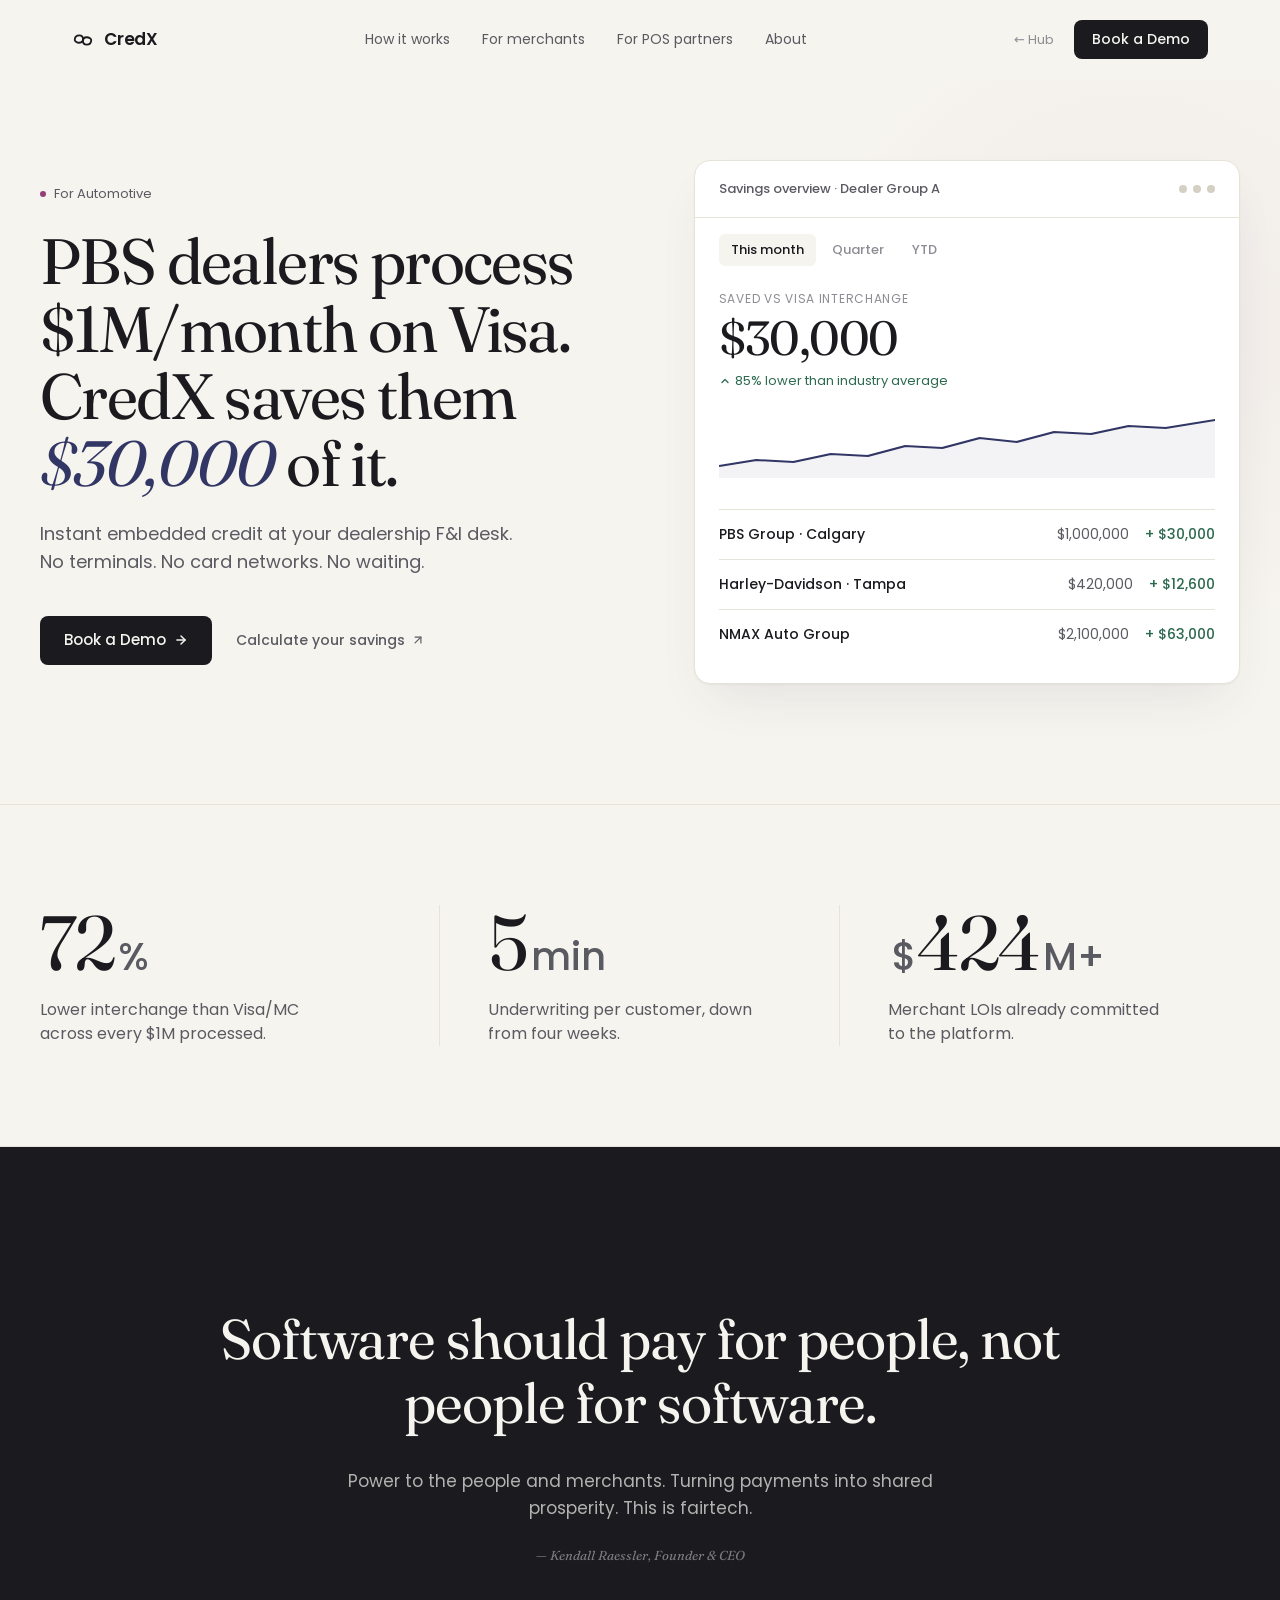
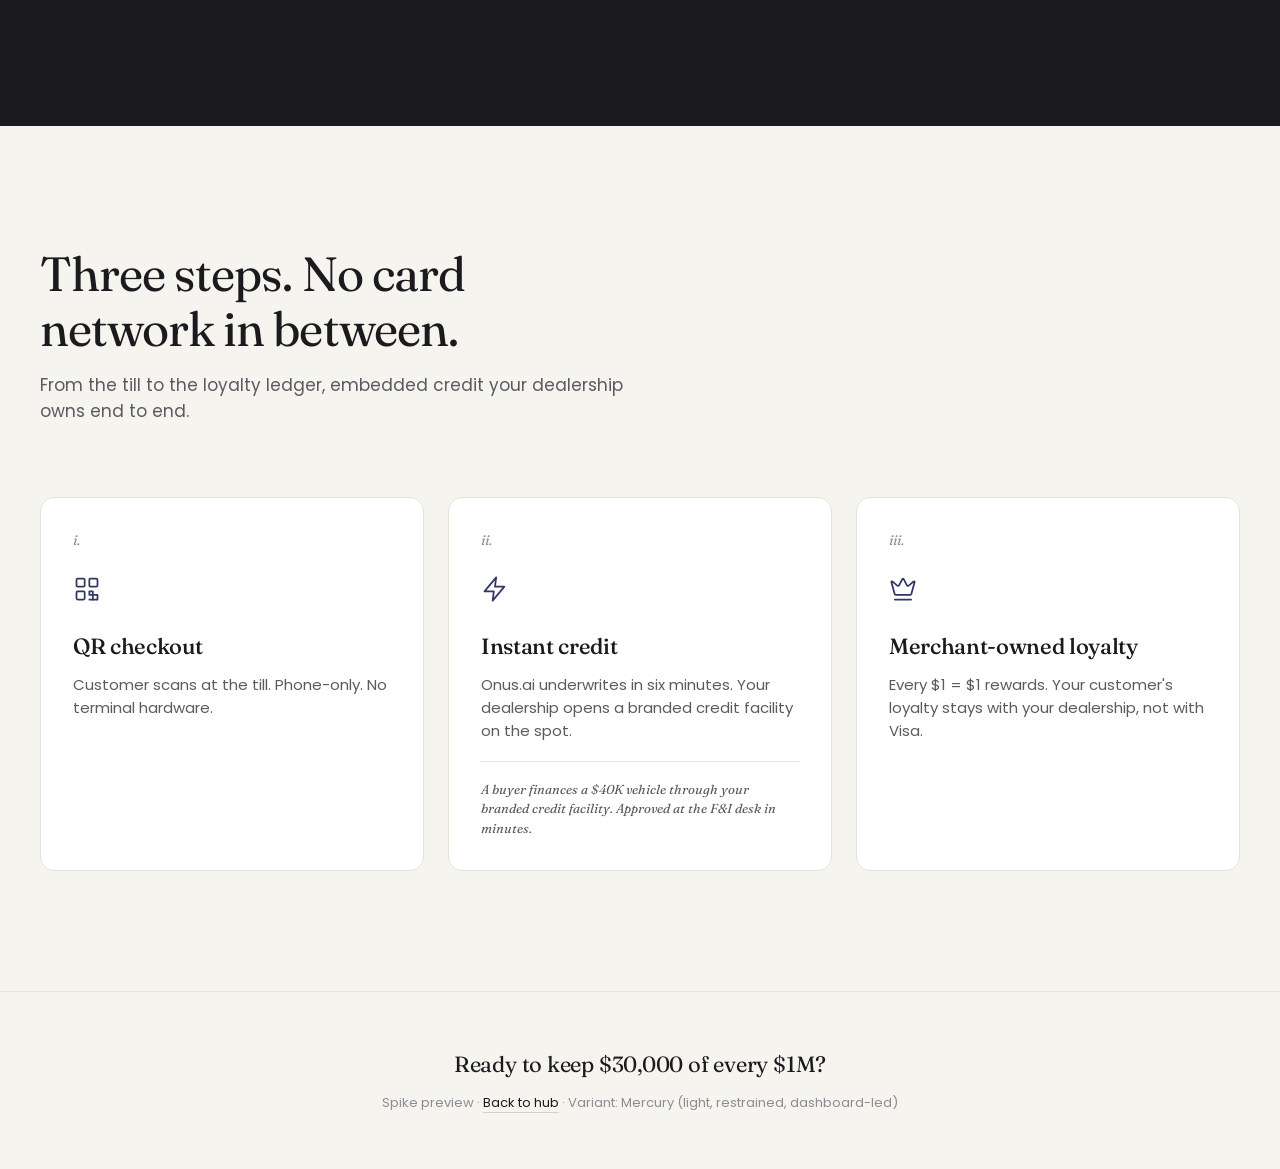
<file: spike/automotive-mercury.html>
<!doctype html>
<html lang="en">
<head>
<meta charset="utf-8">
<meta name="viewport" content="width=device-width,initial-scale=1">
<title>CredX for Automotive — Mercury Variant</title>
<link rel="icon" href="../assets/logo/credx-mark.svg" type="image/svg+xml">
<link rel="preconnect" href="https://fonts.googleapis.com">
<link rel="preconnect" href="https://fonts.gstatic.com" crossorigin>
<link href="https://fonts.googleapis.com/css2?family=Poppins:wght@400;500;600;700&family=Fraunces:wght@400;500;600&display=swap" rel="stylesheet">
<style>
  :root {
    --bg: #f6f4ee;
    --bg-card: #ffffff;
    --ink: #1a1a1f;
    --ink-soft: #5a5a62;
    --ink-faint: #8c8c94;
    --line: #e6e3d8;
    --line-strong: #d4d1c4;
    --dark-blue: #323665;
    --accent: #943f78;
    --positive: #2d6a4f;
    --serif: 'Fraunces', Georgia, serif;
    --sans: 'Poppins', system-ui, sans-serif;
  }

  *,*::before,*::after { box-sizing: border-box; }
  body {
    margin: 0;
    font-family: var(--sans);
    color: var(--ink);
    background: var(--bg);
    -webkit-font-smoothing: antialiased;
    font-weight: 400;
    font-size: 16px;
    line-height: 1.5;
  }

  /* === Nav === */
  .nav {
    position: sticky;
    top: 0;
    z-index: 100;
    background: var(--bg);
    border-bottom: 1px solid transparent;
    transition: border-color 200ms ease;
  }
  .nav.scrolled { border-bottom-color: var(--line); }
  .nav-inner {
    max-width: 1200px;
    margin: 0 auto;
    display: flex;
    align-items: center;
    justify-content: space-between;
    padding: 20px 32px;
  }
  .nav-brand {
    display: flex;
    align-items: center;
    gap: 10px;
    color: var(--ink);
    text-decoration: none;
    font-weight: 600;
    font-size: 17px;
    letter-spacing: -0.01em;
  }
  .nav-brand svg { width: 22px; height: 22px; }
  .nav-links {
    display: none;
    gap: 32px;
    font-size: 14px;
    color: var(--ink-soft);
  }
  @media (min-width: 880px) { .nav-links { display: flex; } }
  .nav-links a { color: inherit; text-decoration: none; transition: color 160ms ease; }
  .nav-links a:hover { color: var(--ink); }
  .nav-cta {
    display: inline-flex;
    align-items: center;
    gap: 6px;
    background: var(--ink);
    color: var(--bg);
    padding: 9px 18px;
    border-radius: 8px;
    text-decoration: none;
    font-weight: 500;
    font-size: 14px;
    transition: background 160ms ease;
  }
  .nav-cta:hover { background: var(--dark-blue); }
  .nav-back {
    color: var(--ink-faint);
    text-decoration: none;
    font-size: 13px;
    margin-right: 20px;
    display: none;
  }
  @media (min-width: 720px) { .nav-back { display: inline; } }

  /* === Hero === */
  .hero {
    padding: 80px 32px 120px;
    background: var(--bg);
    position: relative;
    overflow: hidden;
  }
  .hero::before {
    content: '';
    position: absolute;
    right: -200px; top: -100px;
    width: 700px; height: 700px;
    background: radial-gradient(circle, rgba(148,63,120,0.06) 0%, transparent 65%);
    pointer-events: none;
  }
  .hero-inner {
    max-width: 1200px;
    margin: 0 auto;
    display: grid;
    grid-template-columns: 1fr;
    gap: 64px;
    position: relative;
  }
  @media (min-width: 980px) {
    .hero-inner { grid-template-columns: 1.05fr 1fr; gap: 80px; align-items: center; }
  }
  .hero-eyebrow {
    display: inline-flex;
    align-items: center;
    gap: 8px;
    font-size: 13px;
    color: var(--ink-soft);
    margin-bottom: 24px;
  }
  .hero-eyebrow .dot {
    width: 6px; height: 6px;
    background: var(--accent);
    border-radius: 50%;
  }
  h1 {
    font-family: var(--serif);
    font-weight: 400;
    font-size: clamp(40px, 5.4vw, 64px);
    line-height: 1.05;
    letter-spacing: -0.025em;
    color: var(--ink);
    margin: 0 0 24px;
    max-width: 640px;
  }
  h1 .num {
    font-style: italic;
    color: var(--dark-blue);
  }
  .hero-sub {
    font-size: 18px;
    line-height: 1.55;
    color: var(--ink-soft);
    margin: 0 0 40px;
    max-width: 480px;
  }
  .cta-row {
    display: flex;
    align-items: center;
    gap: 24px;
    flex-wrap: wrap;
  }
  .btn-primary {
    display: inline-flex;
    align-items: center;
    gap: 8px;
    background: var(--ink);
    color: var(--bg);
    padding: 13px 24px;
    border-radius: 8px;
    text-decoration: none;
    font-weight: 500;
    font-size: 15px;
    transition: background 180ms ease;
  }
  .btn-primary:hover { background: var(--dark-blue); }
  .btn-link {
    display: inline-flex;
    align-items: center;
    gap: 6px;
    color: var(--ink-soft);
    text-decoration: none;
    font-size: 14px;
    font-weight: 500;
    transition: color 160ms ease;
  }
  .btn-link:hover { color: var(--ink); }

  /* === Hero mockup === */
  .mockup {
    background: var(--bg-card);
    border: 1px solid var(--line);
    border-radius: 16px;
    box-shadow:
      0 1px 2px rgba(0,0,0,0.04),
      0 24px 48px -16px rgba(50,54,101,0.10);
    overflow: hidden;
    position: relative;
  }
  .mockup-head {
    padding: 18px 24px;
    border-bottom: 1px solid var(--line);
    display: flex;
    align-items: center;
    justify-content: space-between;
  }
  .mockup-title {
    font-size: 13px;
    color: var(--ink-soft);
    font-weight: 500;
  }
  .mockup-dots { display: flex; gap: 6px; }
  .mockup-dots span {
    width: 8px; height: 8px;
    border-radius: 50%;
    background: var(--line-strong);
  }
  .mockup-tabs {
    display: flex;
    gap: 4px;
    padding: 16px 24px 0;
  }
  .mockup-tabs button {
    background: none;
    border: none;
    padding: 6px 12px;
    font-size: 13px;
    color: var(--ink-faint);
    font-family: var(--sans);
    font-weight: 500;
    border-radius: 6px;
    cursor: pointer;
  }
  .mockup-tabs button.active {
    background: var(--bg);
    color: var(--ink);
  }
  .mockup-body { padding: 24px; }
  .mockup-label {
    font-size: 12px;
    color: var(--ink-faint);
    margin-bottom: 6px;
    text-transform: uppercase;
    letter-spacing: 0.06em;
  }
  .mockup-big {
    font-family: var(--serif);
    font-weight: 400;
    font-size: 48px;
    color: var(--ink);
    line-height: 1;
    letter-spacing: -0.025em;
    margin-bottom: 8px;
  }
  .mockup-delta {
    display: inline-flex;
    align-items: center;
    gap: 4px;
    font-size: 13px;
    color: var(--positive);
    margin-bottom: 24px;
  }
  .mockup-chart {
    width: 100%; height: 64px;
    margin-bottom: 24px;
  }
  .mockup-chart path { stroke: var(--dark-blue); fill: none; stroke-width: 2; }
  .mockup-chart .area { fill: rgba(50,54,101,0.06); stroke: none; }
  .mockup-list { border-top: 1px solid var(--line); }
  .mockup-row {
    display: grid;
    grid-template-columns: 1fr auto auto;
    gap: 16px;
    padding: 14px 0;
    border-bottom: 1px solid var(--line);
    font-size: 14px;
    align-items: center;
  }
  .mockup-row:last-child { border-bottom: none; }
  .mockup-row .name { color: var(--ink); font-weight: 500; }
  .mockup-row .amount { color: var(--ink-soft); }
  .mockup-row .saved { color: var(--positive); font-weight: 500; }

  /* === Stats strip === */
  .stats {
    padding: 100px 32px;
    background: var(--bg);
    border-top: 1px solid var(--line);
    border-bottom: 1px solid var(--line);
  }
  .stats-inner {
    max-width: 1200px;
    margin: 0 auto;
    display: grid;
    grid-template-columns: 1fr;
    gap: 56px;
  }
  @media (min-width: 780px) {
    .stats-inner { grid-template-columns: repeat(3, 1fr); gap: 0; }
    .stat:not(:last-child) { border-right: 1px solid var(--line); padding-right: 48px; }
    .stat + .stat { padding-left: 48px; }
  }
  .stat-num {
    font-family: var(--serif);
    font-weight: 400;
    font-size: clamp(56px, 6vw, 80px);
    line-height: 1;
    letter-spacing: -0.03em;
    color: var(--ink);
    margin-bottom: 16px;
  }
  .stat-num .unit {
    font-family: var(--sans);
    font-size: 0.5em;
    font-weight: 500;
    color: var(--ink-soft);
    margin-left: 4px;
    letter-spacing: 0;
  }
  .stat-cap {
    font-size: 16px;
    line-height: 1.5;
    color: var(--ink-soft);
    max-width: 280px;
  }

  /* === Movement === */
  .movement {
    background: var(--ink);
    color: var(--bg);
    padding: 160px 32px;
    text-align: center;
  }
  .movement-inner {
    max-width: 880px;
    margin: 0 auto;
  }
  .movement h2 {
    font-family: var(--serif);
    font-weight: 400;
    font-size: clamp(36px, 5vw, 56px);
    line-height: 1.15;
    letter-spacing: -0.02em;
    margin: 0 0 32px;
  }
  .movement-sub {
    font-size: 17px;
    line-height: 1.6;
    color: rgba(246,244,238,0.7);
    max-width: 640px;
    margin: 0 auto 24px;
  }
  .movement-sig {
    font-size: 13px;
    color: rgba(246,244,238,0.45);
    font-style: italic;
    font-family: var(--serif);
  }

  /* === How it works === */
  .how {
    padding: 120px 32px;
    background: var(--bg);
  }
  .how-inner {
    max-width: 1200px;
    margin: 0 auto;
  }
  .how-header {
    max-width: 600px;
    margin-bottom: 72px;
  }
  .how-header h2 {
    font-family: var(--serif);
    font-weight: 400;
    font-size: clamp(32px, 4.2vw, 48px);
    line-height: 1.15;
    letter-spacing: -0.02em;
    color: var(--ink);
    margin: 0 0 16px;
  }
  .how-header p {
    font-size: 17px;
    color: var(--ink-soft);
    line-height: 1.55;
    margin: 0;
  }
  .steps {
    display: grid;
    grid-template-columns: 1fr;
    gap: 24px;
  }
  @media (min-width: 880px) {
    .steps { grid-template-columns: repeat(3, 1fr); }
  }
  .step {
    background: var(--bg-card);
    border: 1px solid var(--line);
    border-radius: 14px;
    padding: 32px;
    transition: transform 200ms ease, box-shadow 200ms ease;
  }
  .step:hover {
    transform: translateY(-2px);
    box-shadow: 0 8px 24px -8px rgba(50,54,101,0.10);
  }
  .step-num {
    font-family: var(--serif);
    font-style: italic;
    font-size: 14px;
    color: var(--ink-faint);
    margin-bottom: 24px;
  }
  .step-icon {
    width: 28px; height: 28px;
    color: var(--dark-blue);
    margin-bottom: 20px;
  }
  .step h3 {
    font-family: var(--serif);
    font-weight: 500;
    font-size: 22px;
    color: var(--ink);
    margin: 0 0 10px;
    letter-spacing: -0.015em;
  }
  .step p {
    font-size: 15px;
    line-height: 1.55;
    color: var(--ink-soft);
    margin: 0;
  }
  .step-example {
    margin-top: 18px;
    padding-top: 18px;
    border-top: 1px solid var(--line);
    font-size: 13px;
    line-height: 1.5;
    color: var(--ink-soft);
    font-style: italic;
    font-family: var(--serif);
  }

  /* === Footer === */
  footer {
    background: var(--bg);
    border-top: 1px solid var(--line);
    padding: 56px 32px;
    text-align: center;
    font-size: 13px;
    color: var(--ink-faint);
  }
  footer strong {
    display: block;
    font-family: var(--serif);
    font-weight: 400;
    color: var(--ink);
    font-size: 22px;
    margin-bottom: 12px;
    letter-spacing: -0.01em;
  }
  footer a { color: var(--ink); text-decoration: none; border-bottom: 1px solid var(--line-strong); }

  /* === Reveal === */
  .reveal {
    opacity: 0;
    transform: translateY(8px);
    transition: opacity 600ms cubic-bezier(0.2, 0.8, 0.2, 1), transform 600ms cubic-bezier(0.2, 0.8, 0.2, 1);
  }
  .reveal.on { opacity: 1; transform: none; }
  .reveal-d1 { transition-delay: 80ms; }
  .reveal-d2 { transition-delay: 160ms; }
  .reveal-d3 { transition-delay: 240ms; }
  .reveal-d4 { transition-delay: 320ms; }

  @media (prefers-reduced-motion: reduce) {
    .reveal, .reveal.on { opacity: 1; transform: none; transition: none; }
  }
</style>
</head>
<body>

<nav class="nav" id="nav">
  <div class="nav-inner">
    <a class="nav-brand" href="index.html">
      <svg viewBox="0 0 24 24" fill="none" stroke="currentColor" stroke-width="2"><path d="M3 12c0-3 2-5 5-5s4 2 4 4-1 4-4 4-5-2-5-3z M21 12c0 3-2 5-5 5s-4-2-4-4 1-4 4-4 5 2 5 3z"/></svg>
      CredX
    </a>
    <div class="nav-links">
      <a href="#">How it works</a>
      <a href="#">For merchants</a>
      <a href="#">For POS partners</a>
      <a href="#">About</a>
    </div>
    <div style="display:flex;align-items:center">
      <a class="nav-back" href="index.html">← Hub</a>
      <a class="nav-cta" href="#cta">Book a Demo</a>
    </div>
  </div>
</nav>

<!-- HERO -->
<section class="hero">
  <div class="hero-inner">
    <div>
      <div class="hero-eyebrow reveal"><span class="dot"></span> For Automotive</div>
      <h1 class="reveal reveal-d1">PBS dealers process $1M/month on Visa. CredX saves them <span class="num">$30,000</span> of it.</h1>
      <p class="hero-sub reveal reveal-d2">Instant embedded credit at your dealership F&amp;I desk. No terminals. No card networks. No waiting.</p>
      <div class="cta-row reveal reveal-d3">
        <a class="btn-primary" href="#cta">Book a Demo
          <svg width="14" height="14" viewBox="0 0 24 24" fill="none" stroke="currentColor" stroke-width="2.5" stroke-linecap="round" stroke-linejoin="round"><path d="M5 12h14"/><path d="m12 5 7 7-7 7"/></svg>
        </a>
        <a class="btn-link" href="#stats">Calculate your savings
          <svg width="14" height="14" viewBox="0 0 24 24" fill="none" stroke="currentColor" stroke-width="2" stroke-linecap="round" stroke-linejoin="round"><path d="M7 17 17 7"/><path d="M7 7h10v10"/></svg>
        </a>
      </div>
    </div>

    <!-- Dashboard mockup -->
    <div class="mockup reveal reveal-d2">
      <div class="mockup-head">
        <div class="mockup-title">Savings overview · Dealer Group A</div>
        <div class="mockup-dots"><span></span><span></span><span></span></div>
      </div>
      <div class="mockup-tabs">
        <button class="active">This month</button>
        <button>Quarter</button>
        <button>YTD</button>
      </div>
      <div class="mockup-body">
        <div class="mockup-label">Saved vs Visa interchange</div>
        <div class="mockup-big" id="mockNum">$30,000</div>
        <div class="mockup-delta">
          <svg width="12" height="12" viewBox="0 0 24 24" fill="none" stroke="currentColor" stroke-width="2.5" stroke-linecap="round" stroke-linejoin="round"><path d="m6 15 6-6 6 6"/></svg>
          85% lower than industry average
        </div>
        <svg class="mockup-chart" viewBox="0 0 320 64" preserveAspectRatio="none">
          <path class="area" d="M0,52 L24,46 L48,48 L72,40 L96,42 L120,32 L144,34 L168,24 L192,28 L216,18 L240,20 L264,12 L288,14 L320,6 L320,64 L0,64 Z"/>
          <path d="M0,52 L24,46 L48,48 L72,40 L96,42 L120,32 L144,34 L168,24 L192,28 L216,18 L240,20 L264,12 L288,14 L320,6"/>
        </svg>
        <div class="mockup-list">
          <div class="mockup-row">
            <span class="name">PBS Group · Calgary</span>
            <span class="amount">$1,000,000</span>
            <span class="saved">+ $30,000</span>
          </div>
          <div class="mockup-row">
            <span class="name">Harley-Davidson · Tampa</span>
            <span class="amount">$420,000</span>
            <span class="saved">+ $12,600</span>
          </div>
          <div class="mockup-row">
            <span class="name">NMAX Auto Group</span>
            <span class="amount">$2,100,000</span>
            <span class="saved">+ $63,000</span>
          </div>
        </div>
      </div>
    </div>
  </div>
</section>

<!-- STATS -->
<section class="stats" id="stats">
  <div class="stats-inner">
    <div class="stat reveal">
      <div class="stat-num"><span class="num" data-count="85">0</span><span class="unit">%</span></div>
      <div class="stat-cap">Lower interchange than Visa/MC across every $1M processed.</div>
    </div>
    <div class="stat reveal reveal-d1">
      <div class="stat-num"><span class="num" data-count="6">0</span><span class="unit">min</span></div>
      <div class="stat-cap">Underwriting per customer, down from four weeks.</div>
    </div>
    <div class="stat reveal reveal-d2">
      <div class="stat-num"><span class="unit">$</span><span class="num" data-count="500">0</span><span class="unit">M+</span></div>
      <div class="stat-cap">Merchant LOIs already committed to the platform.</div>
    </div>
  </div>
</section>

<!-- MOVEMENT -->
<section class="movement">
  <div class="movement-inner">
    <h2 class="reveal">Software should pay for people, not people for software.</h2>
    <p class="movement-sub reveal reveal-d1">Power to the people and merchants. Turning payments into shared prosperity. This is fairtech.</p>
    <div class="movement-sig reveal reveal-d2">— Kendall Raessler, Founder &amp; CEO</div>
  </div>
</section>

<!-- HOW IT WORKS -->
<section class="how">
  <div class="how-inner">
    <div class="how-header reveal">
      <h2>Three steps. No card network in between.</h2>
      <p>From the till to the loyalty ledger, embedded credit your dealership owns end to end.</p>
    </div>
    <div class="steps">
      <article class="step reveal">
        <div class="step-num">i.</div>
        <svg class="step-icon" viewBox="0 0 24 24" fill="none" stroke="currentColor" stroke-width="1.5" stroke-linecap="round" stroke-linejoin="round"><rect x="3" y="3" width="7" height="7" rx="1"/><rect x="14" y="3" width="7" height="7" rx="1"/><rect x="3" y="14" width="7" height="7" rx="1"/><path d="M14 14h3v3h-3z"/><path d="M17 17h4v4h-4z"/><path d="M14 21h3"/></svg>
        <h3>QR checkout</h3>
        <p>Customer scans at the till. Phone-only. No terminal hardware.</p>
      </article>
      <article class="step reveal reveal-d1">
        <div class="step-num">ii.</div>
        <svg class="step-icon" viewBox="0 0 24 24" fill="none" stroke="currentColor" stroke-width="1.5" stroke-linecap="round" stroke-linejoin="round"><path d="M13 2 3 14h8l-1 8 10-12h-8l1-8Z"/></svg>
        <h3>Instant credit</h3>
        <p>Onus.ai underwrites in six minutes. Your dealership opens a branded credit facility on the spot.</p>
        <div class="step-example">A buyer finances a $40K vehicle through your branded credit facility. Approved at the F&amp;I desk in minutes.</div>
      </article>
      <article class="step reveal reveal-d2">
        <div class="step-num">iii.</div>
        <svg class="step-icon" viewBox="0 0 24 24" fill="none" stroke="currentColor" stroke-width="1.5" stroke-linecap="round" stroke-linejoin="round"><path d="M11.562 3.266a.5.5 0 0 1 .876 0L15.39 8.87a1 1 0 0 0 1.516.294L21.183 5.5a.5.5 0 0 1 .798.519l-2.834 10.246a1 1 0 0 1-.956.734H5.81a1 1 0 0 1-.957-.734L2.02 6.02a.5.5 0 0 1 .798-.519l4.276 3.664a1 1 0 0 0 1.516-.294z"/><path d="M5 21h14"/></svg>
        <h3>Merchant-owned loyalty</h3>
        <p>Every $1 = $1 rewards. Your customer's loyalty stays with your dealership, not with Visa.</p>
      </article>
    </div>
  </div>
</section>

<footer id="cta">
  <strong>Ready to keep $30,000 of every $1M?</strong>
  Spike preview · <a href="index.html">Back to hub</a> · Variant: Mercury (light, restrained, dashboard-led)
</footer>

<script>
(function(){
  // Reveal
  const io = new IntersectionObserver((entries) => {
    entries.forEach(e => { if (e.isIntersecting) { e.target.classList.add('on'); io.unobserve(e.target); }});
  }, { threshold: 0.15 });
  document.querySelectorAll('.reveal').forEach(el => io.observe(el));

  // Number counter
  const counterIO = new IntersectionObserver((entries) => {
    entries.forEach(e => {
      if (!e.isIntersecting) return;
      const el = e.target;
      const target = parseInt(el.dataset.count, 10);
      const duration = 1200;
      const start = performance.now();
      const ease = t => 1 - Math.pow(1 - t, 3);
      function tick(now){
        const t = Math.min(1, (now - start) / duration);
        el.textContent = Math.round(target * ease(t)).toLocaleString();
        if (t < 1) requestAnimationFrame(tick);
      }
      requestAnimationFrame(tick);
      counterIO.unobserve(el);
    });
  }, { threshold: 0.5 });
  document.querySelectorAll('.stat .num').forEach(el => counterIO.observe(el));

  // Nav scrolled state
  const nav = document.getElementById('nav');
  const onScroll = () => {
    if (window.scrollY > 8) nav.classList.add('scrolled'); else nav.classList.remove('scrolled');
  };
  window.addEventListener('scroll', onScroll, { passive: true });
  onScroll();
})();
</script>
</body>
</html>
</file>
